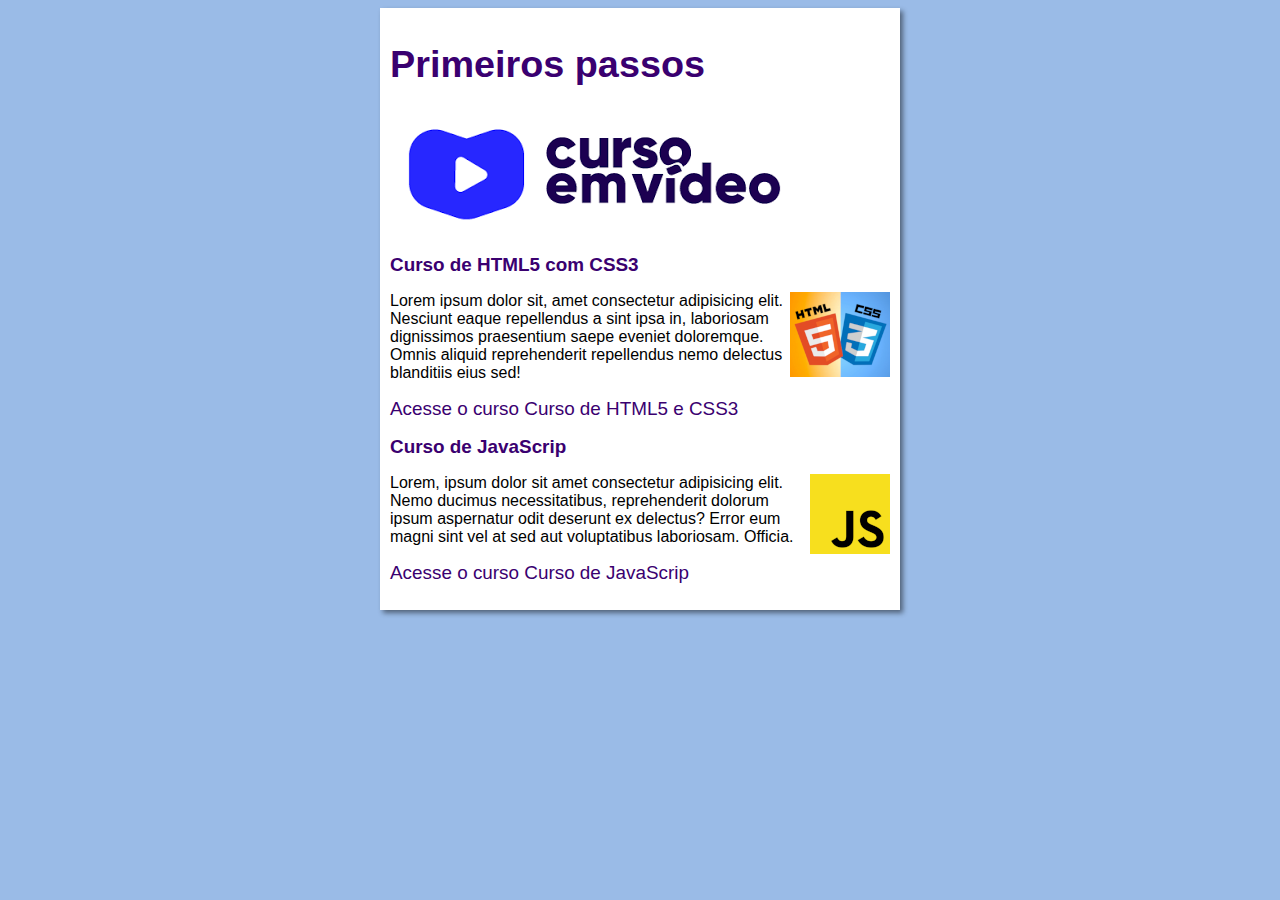
<file: desafio010/index.html>
<!DOCTYPE html>
<html lang="pt-br">
<head>
    <meta charset="UTF-8">
    <meta http-equiv="X-UA-Compatible" content="IE=edge">
    <meta name="viewport" content="width=device-width, initial-scale=1.0">
    <title>Curso em Vídeo</title>
    <link rel="stylesheet" href="estilos/style.css">
</head>
<body>
    <main>
        <header>
            <h1>Primeiros passos</h1>             
            <img src="imagens/curso em video color.png" alt="Curso em Vídeo">
            </header>
            <article>
                <h2>Curso de HTML5 com CSS3</h2>
                <img class="lado" src="imagens/HTML5-e-CSS3.png" alt="HTML5-e-CSS3">
                <p>Lorem ipsum dolor sit, amet consectetur adipisicing elit. Nesciunt eaque repellendus a sint ipsa in, laboriosam dignissimos praesentium saepe eveniet doloremque. Omnis aliquid reprehenderit repellendus nemo delectus blanditiis eius sed!</p>
                <p><a href="cursoHtml.html">Acesse o curso Curso de HTML5 e CSS3</a></p>
            </article>

            <article>
                <h2>Curso de JavaScrip</h2>
                <img class="lado" src="imagens/JavaScript.png" alt="JavaScrip">
                <p>Lorem, ipsum dolor sit amet consectetur adipisicing elit. Nemo ducimus necessitatibus, reprehenderit dolorum ipsum aspernatur odit deserunt ex delectus? Error eum magni sint vel at sed aut voluptatibus laboriosam. Officia.</p>
                
                <p><a href="cusoJavaScript.html">Acesse o curso Curso de JavaScrip</a></p>
            </article>        
    </main>
    
</body>
</html>
</file>
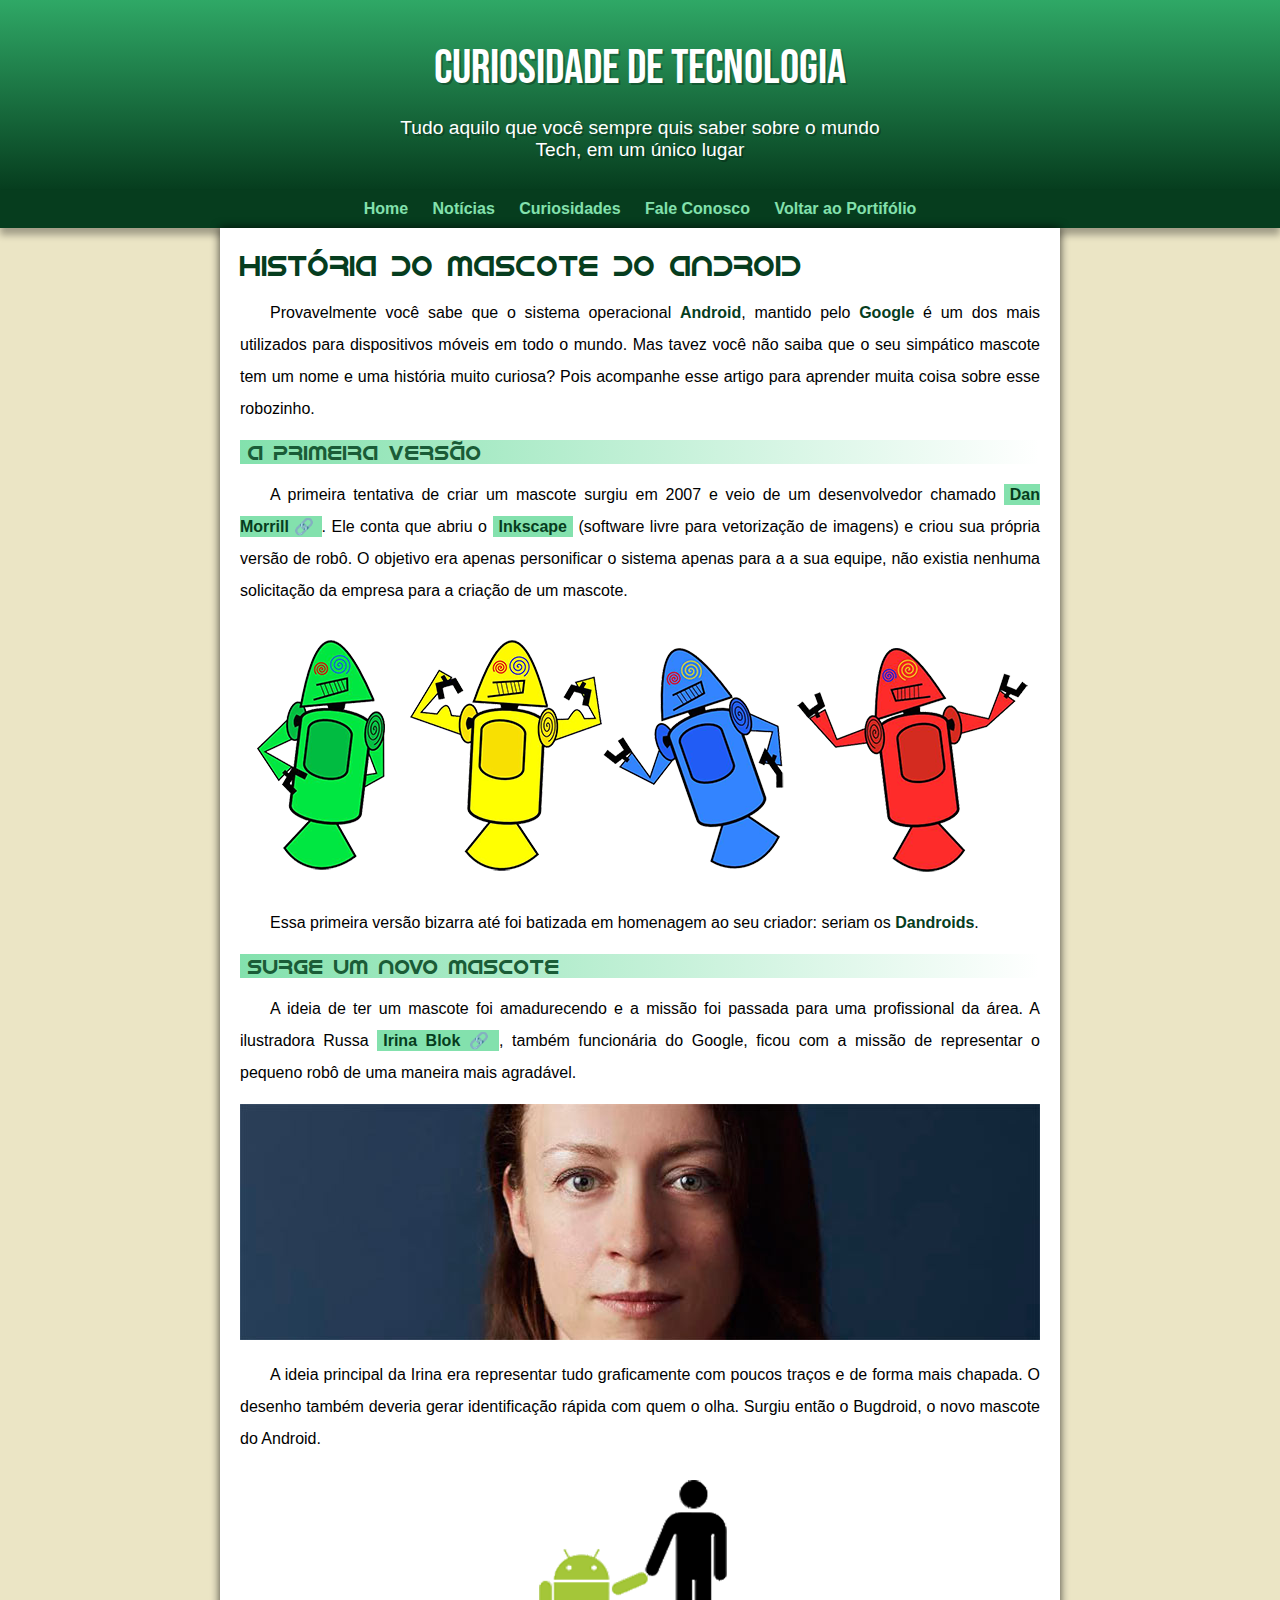
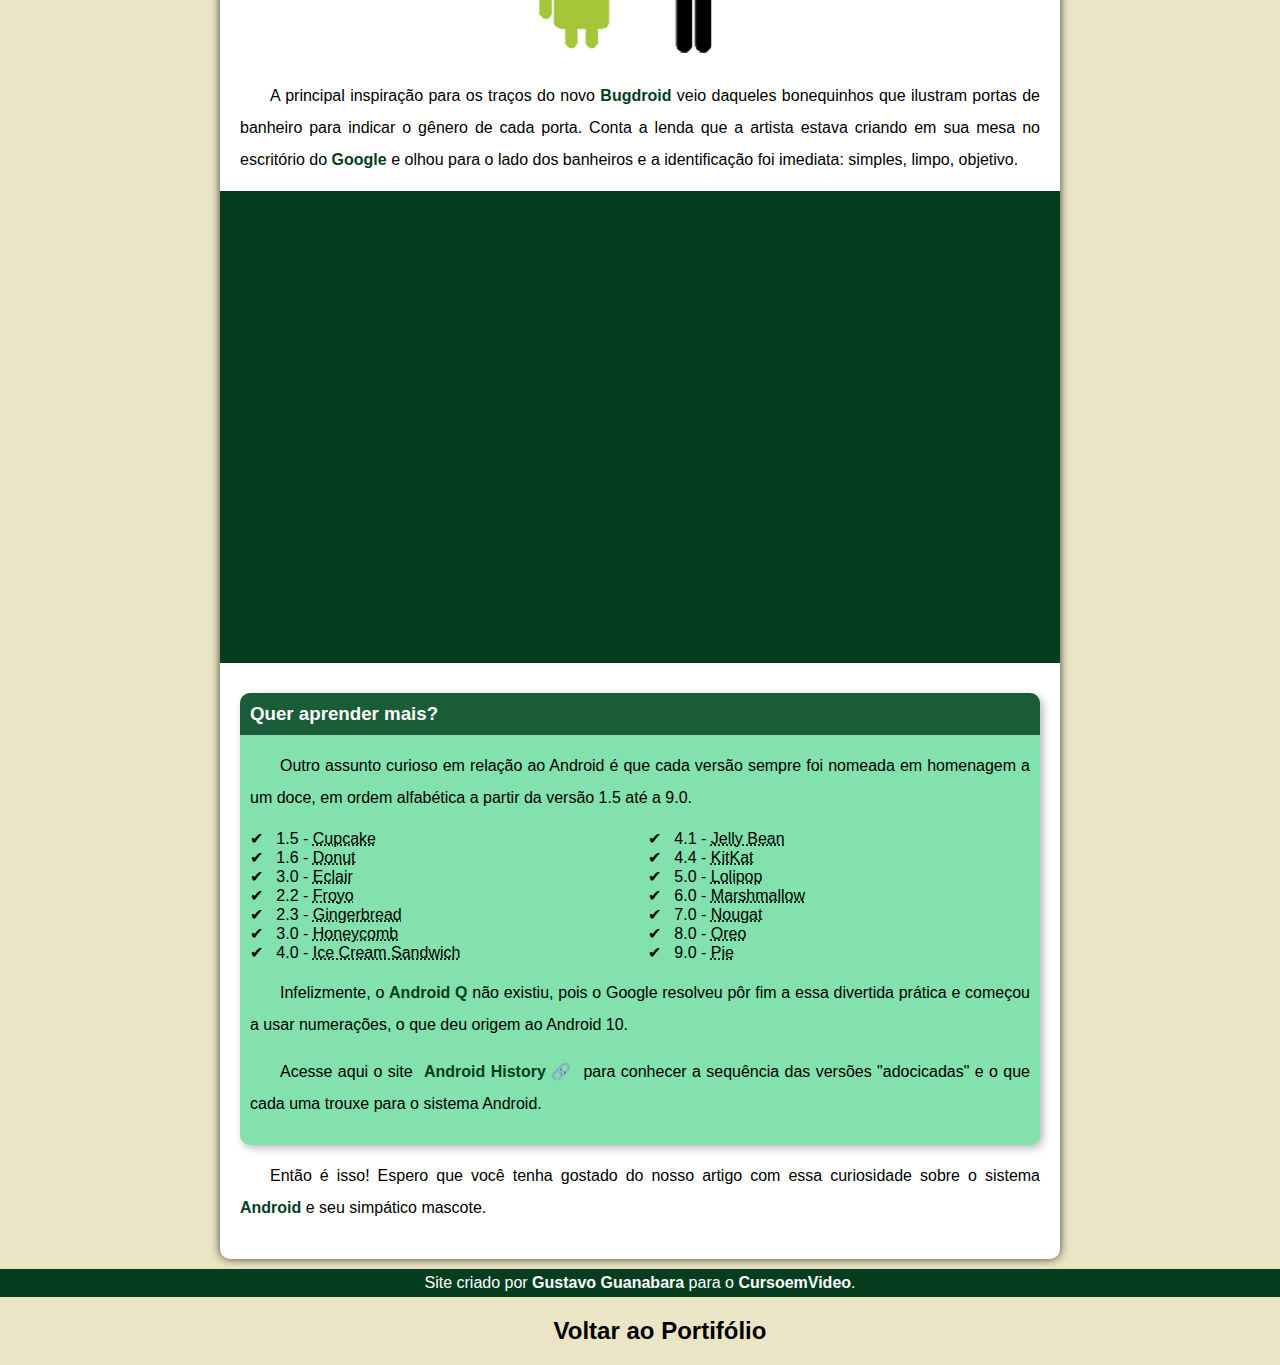
<file: desafio011/index.html>
<!DOCTYPE html>
<html lang="pt-br">
<head>
    <meta charset="UTF-8">
    <meta name="viewport" content="width=device-width, initial-scale=1.0">
    <title>Como surgiu o mascote so Android?</title>
    <link rel="shortcut icon" href="imagens/favicon.ico" type="image/x-icon">
    <link rel="stylesheet" href="estilo/style.css">
    
</head>
<body>
    <header>
        <h1>Curiosidade de Tecnologia</h1>
        <p>Tudo aquilo que você sempre quis saber sobre o mundo Tech, em um único lugar</p>
    </header>
    <nav>
        <a href="#">Home</a>
        <a href="#">Notícias</a>
        <a href="#">Curiosidades</a>
        <a href="#">Fale Conosco</a>
        <a href="#">Voltar ao Portifólio</a>
    </nav>
    <main>
        <article>
            <h1>História do Mascote do Android</h1>

            <p>Provavelmente você sabe que o sistema operacional <strong>Android</strong>, mantido pelo <strong>Google</strong> é um dos mais utilizados para dispositivos móveis em todo o mundo. Mas tavez você não saiba que o seu simpático mascote tem um nome e uma história muito curiosa? Pois acompanhe esse artigo para aprender muita coisa sobre esse robozinho.</p>
            
            <h2>A primeira versão</h2>
            
            <p>A primeira tentativa de criar um mascote surgiu em 2007 e veio de um desenvolvedor chamado <a href="https://androidcommunity.com/dan-morrill-shows-us-the-android-mascot-that-almost-was-20130103/" target="_blank" class="externo">Dan Morrill</a>. Ele conta que abriu o <a href="https://inkscape.org/pt/" target="_blank">Inkscape</a> (software livre para vetorização de imagens) e criou sua própria versão de robô. O objetivo era apenas personificar o sistema apenas para a a sua equipe, não existia nenhuma solicitação da empresa para a criação de um mascote.</p>
            
            <picture>
                <source media="(max-width: 600px)" srcset="imagens/dan-droids-pq.png">
                <img src="imagens/dan-droids.png" alt="Primeiro mascote do Android">
                
            </picture>
            
            <p>Essa primeira versão bizarra até foi batizada em homenagem ao seu criador: seriam os <strong>Dandroids</strong>.</p>
            
            <h2>Surge um novo mascote</h2>
            
            <p>A ideia de ter um mascote foi amadurecendo e a missão foi passada para uma profissional da área. A ilustradora Russa <a href="https://www.irinablok.com/android" target="_blank" class="externo">Irina Blok</a>, também funcionária do Google, ficou com a missão de representar o pequeno robô de uma maneira mais agradável.</p>
            
            <picture>
                <source media="(max-width: 600px )" srcset="imagens/irina-blok-pq.jpg">
                <img src="imagens/irina-blok.jpg" alt="Irina Block, criadora do Bugdroid">
            </picture>
            
            <p>A ideia principal da Irina era representar tudo graficamente com poucos traços e de forma mais chapada. O desenho também deveria gerar identificação rápida com quem o olha. Surgiu então o Bugdroid, o novo mascote do Android.</p>
            
            <img src="imagens/bugdroid.png" class="pequena" alt="Bugdroid">
            
            <p>A principal inspiração para os traços do novo <strong>Bugdroid</strong> veio daqueles bonequinhos que ilustram portas de banheiro para indicar o gênero de cada porta. Conta a lenda que a artista estava criando em sua mesa no escritório do <strong>Google</strong> e olhou para o lado dos banheiros e a identificação foi imediata: simples, limpo, objetivo.</p>
            
            <div class="video">
                <iframe width="560" height="315" src="https://www.youtube.com/embed/l2UDgpLz20M?si=JmuwNRFKYDB0r5ih" title="YouTube video player" frameborder="0" allow="accelerometer; autoplay; clipboard-write; encrypted-media; gyroscope; picture-in-picture; web-share" referrerpolicy="strict-origin-when-cross-origin" allowfullscreen></iframe>
            </div>
             
            <aside>
                <h3>Quer aprender mais?</h3>
                
                <p>Outro assunto curioso em relação ao Android é que cada versão sempre foi nomeada em homenagem a um doce, em ordem alfabética a partir da versão 1.5 até a 9.0.</p>
                
                <ul>
                    <li>
                        1.5 - <abbr title="Bolo de Copo">Cupcake</abbr>
                    </li>
                    <li>
                        1.6 - <abbr title="Rosquinha">Donut</abbr>
                    </li>
                    <li>
                        3.0 - <abbr title="Bomba">Eclair</abbr>
                    </li>
                    <li>
                        2.2 - <abbr title="Iorgute Congelado">Froyo</abbr>
                    </li>
                    <li>
                        2.3 - <abbr title="Biscoito de Gengibre">Gingerbread</abbr>
                    </li>
                    <li>
                        3.0 - <abbr title="Favo de Mel">Honeycomb</abbr>
                    </li>
                    <li>
                        4.0 - <abbr title="Sanduíche de Sorvete">Ice Cream Sandwich</abbr>
                    </li>
                    <li>
                        4.1 - <abbr title="Jujuba">Jelly Bean</abbr>
                    </li>
                    <li>
                        4.4 - <abbr title="KitKat">KitKat</abbr>
                    </li>
                    <li>
                        5.0 - <abbr title="Pirulito">Lolipop</abbr>
                    </li>
                    <li>
                        6.0 - <abbr title="Marshmallow">Marshmallow</abbr>
                    </li>
                    <li>
                        7.0 - <abbr title="Torrone">Nougat</abbr>
                    </li>
                    <li>
                        8.0 - <abbr title="Oreo">Oreo</abbr>
                    </li>
                    <li>
                        9.0 - <abbr title="Torta">Pie</abbr>
                    </li>                
                </ul>
                
                <p>Infelizmente, o <strong>Android Q</strong> não existiu, pois o Google resolveu pôr fim a essa divertida prática e começou a usar numerações, o que deu origem ao Android 10.</p>
                
                <p>Acesse aqui o site <a href="https://www.android.com/why-android/" target="_blank" class="externo">Android History</a> para conhecer a sequência das versões "adocicadas" e o que cada uma trouxe para o sistema Android.</p>
            </aside>
                        
            <p>Então é isso! Espero que você tenha gostado do nosso artigo com essa curiosidade sobre o sistema <strong>Android</strong> e seu simpático mascote.</p>
        </article>
    </main>

    <footer>
        <p>Site criado por <a href="https://gustavoguanabara.github.io/" target="_blank">Gustavo Guanabara</a> para o <a href="https://www.cursoemvideo.com/" target="_blank">CursoemVideo</a>.</p>
    </footer>

<div id="voltar" class="voltar">        
        <a href="#"> Voltar ao Portifólio </a>
</div>    
</body>
</html>
</file>
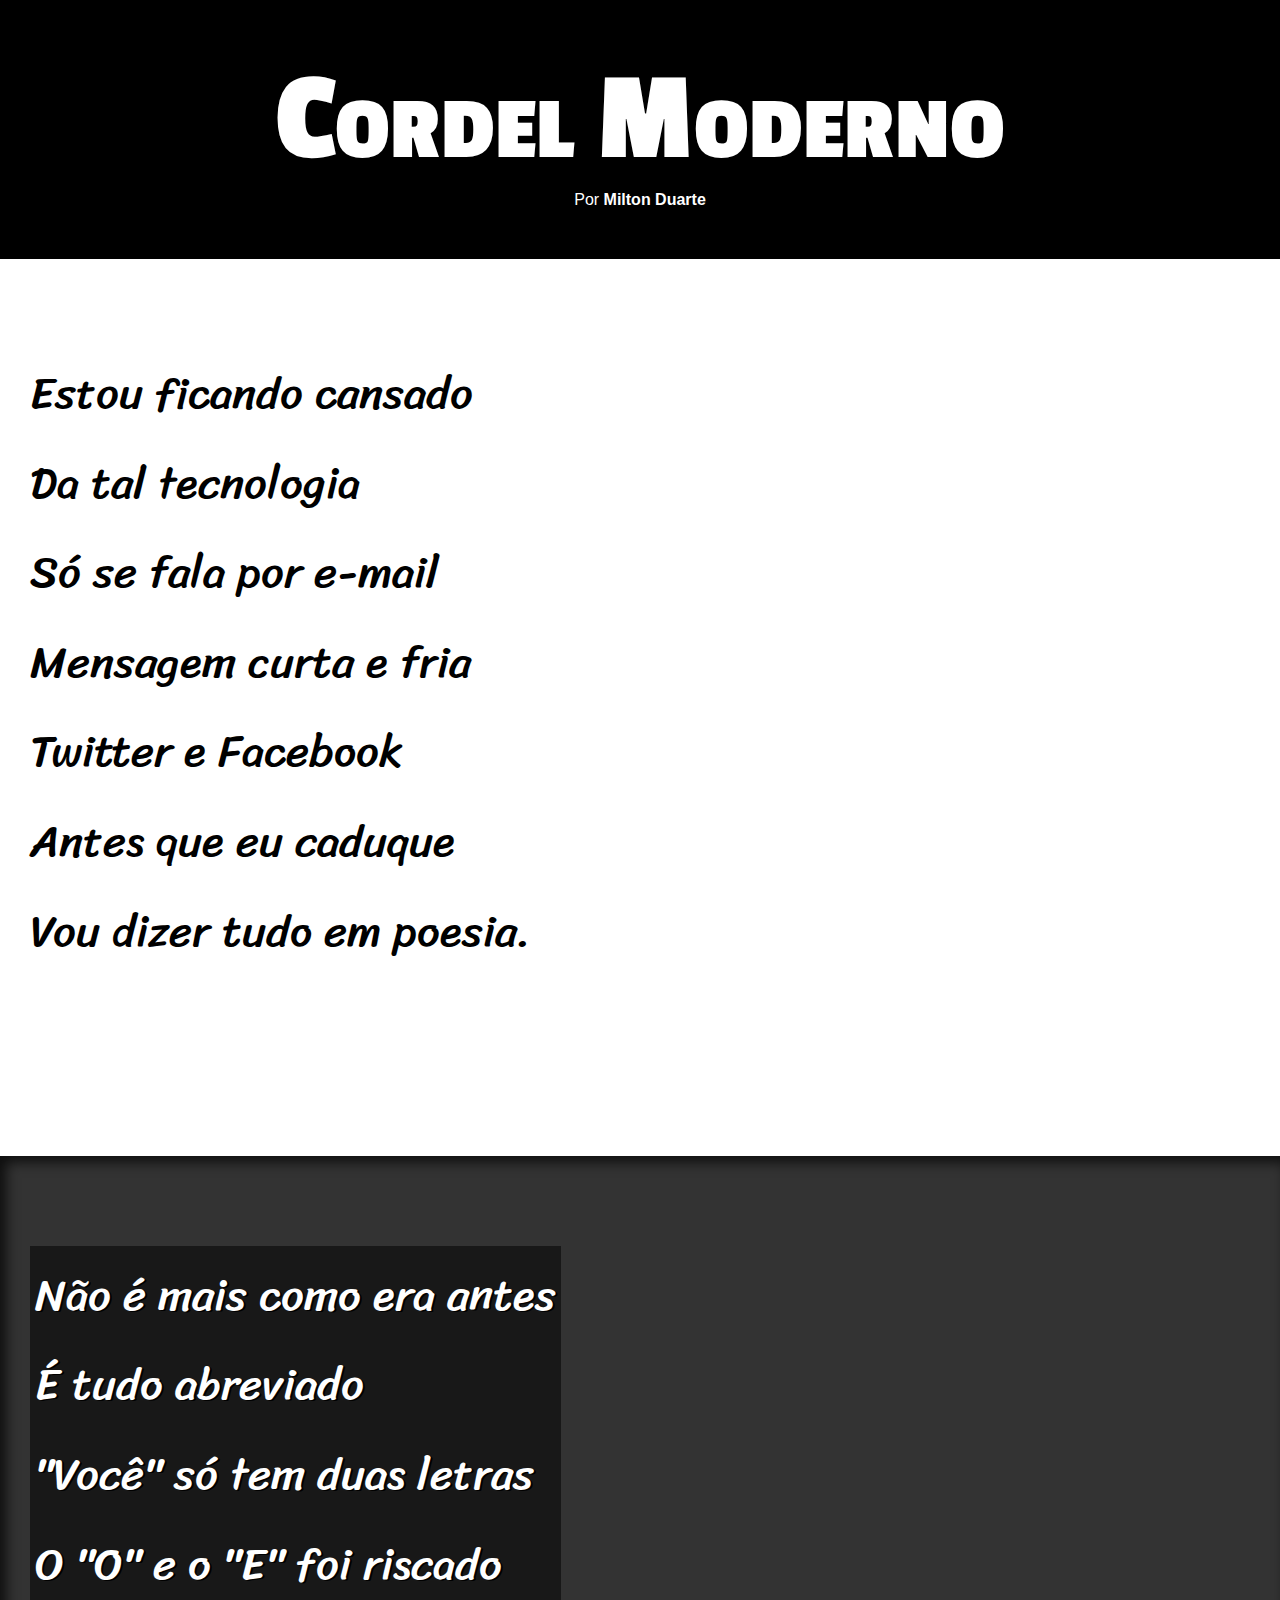
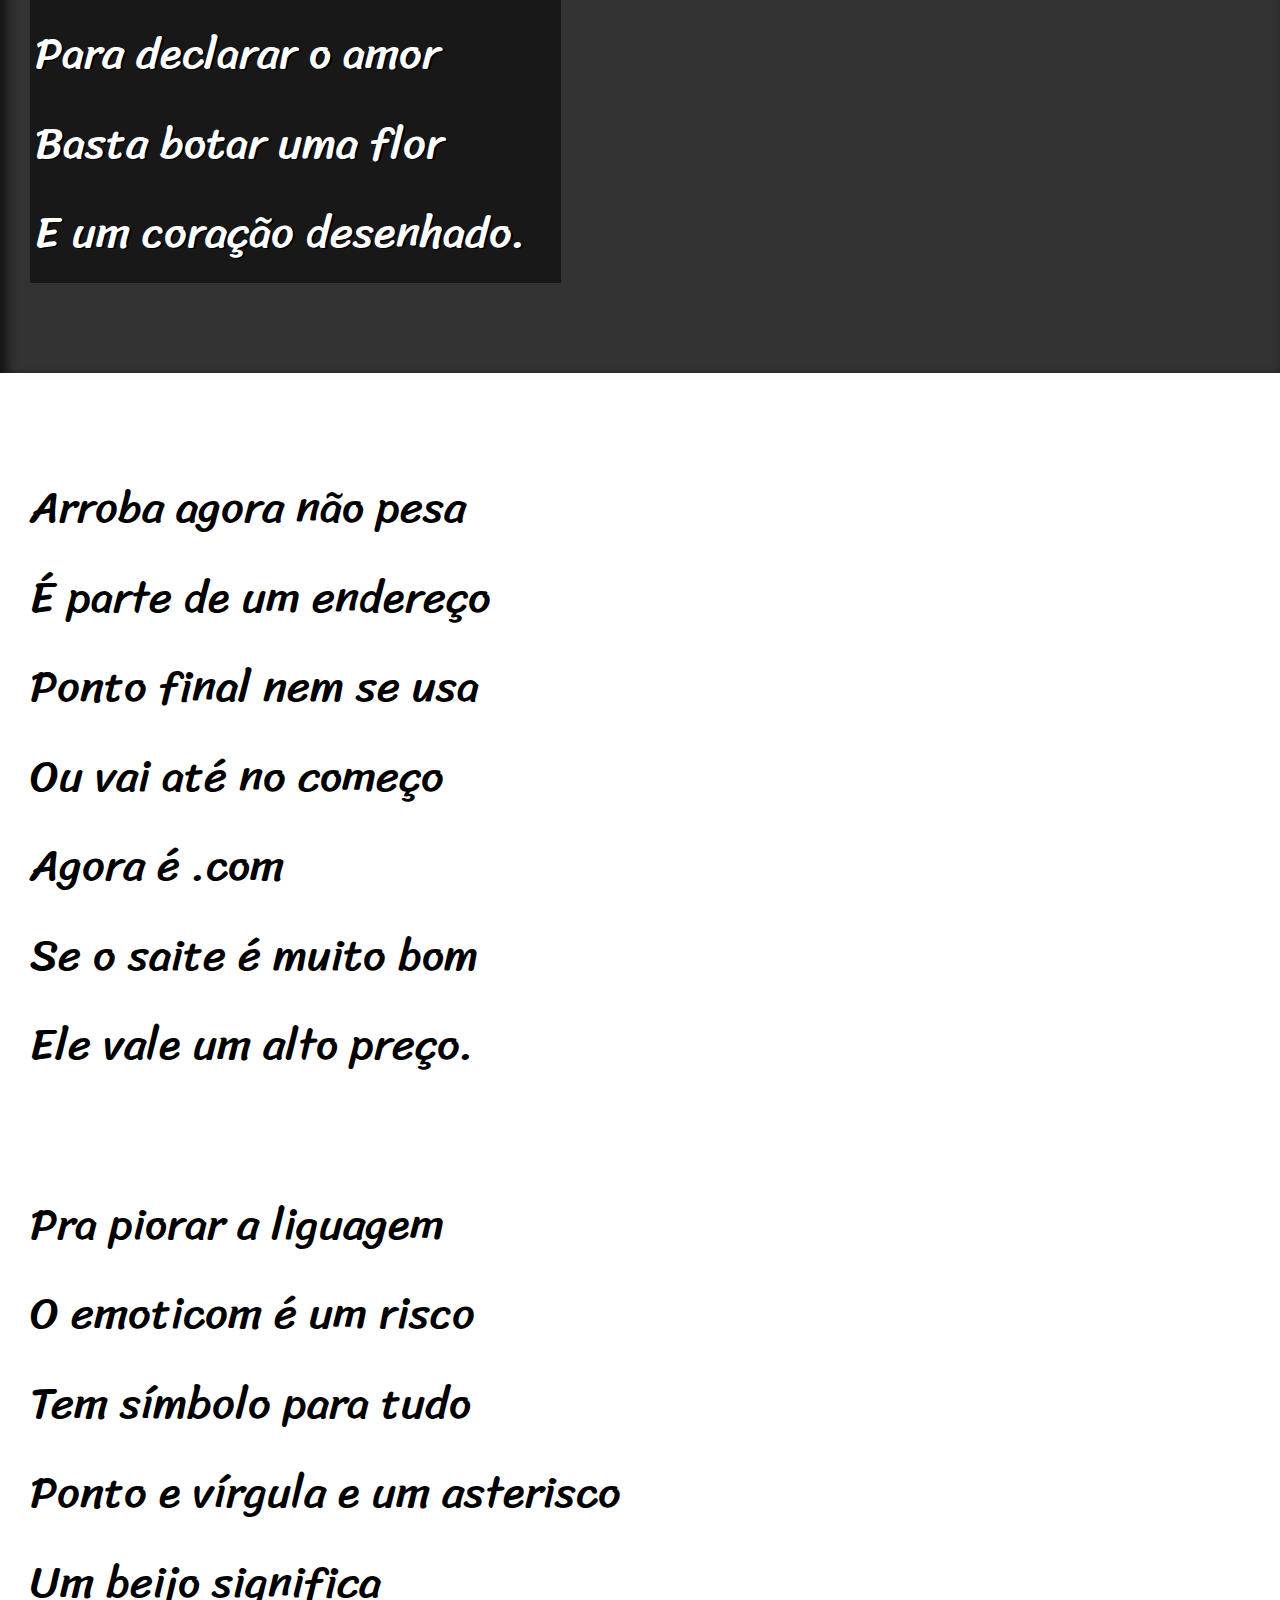
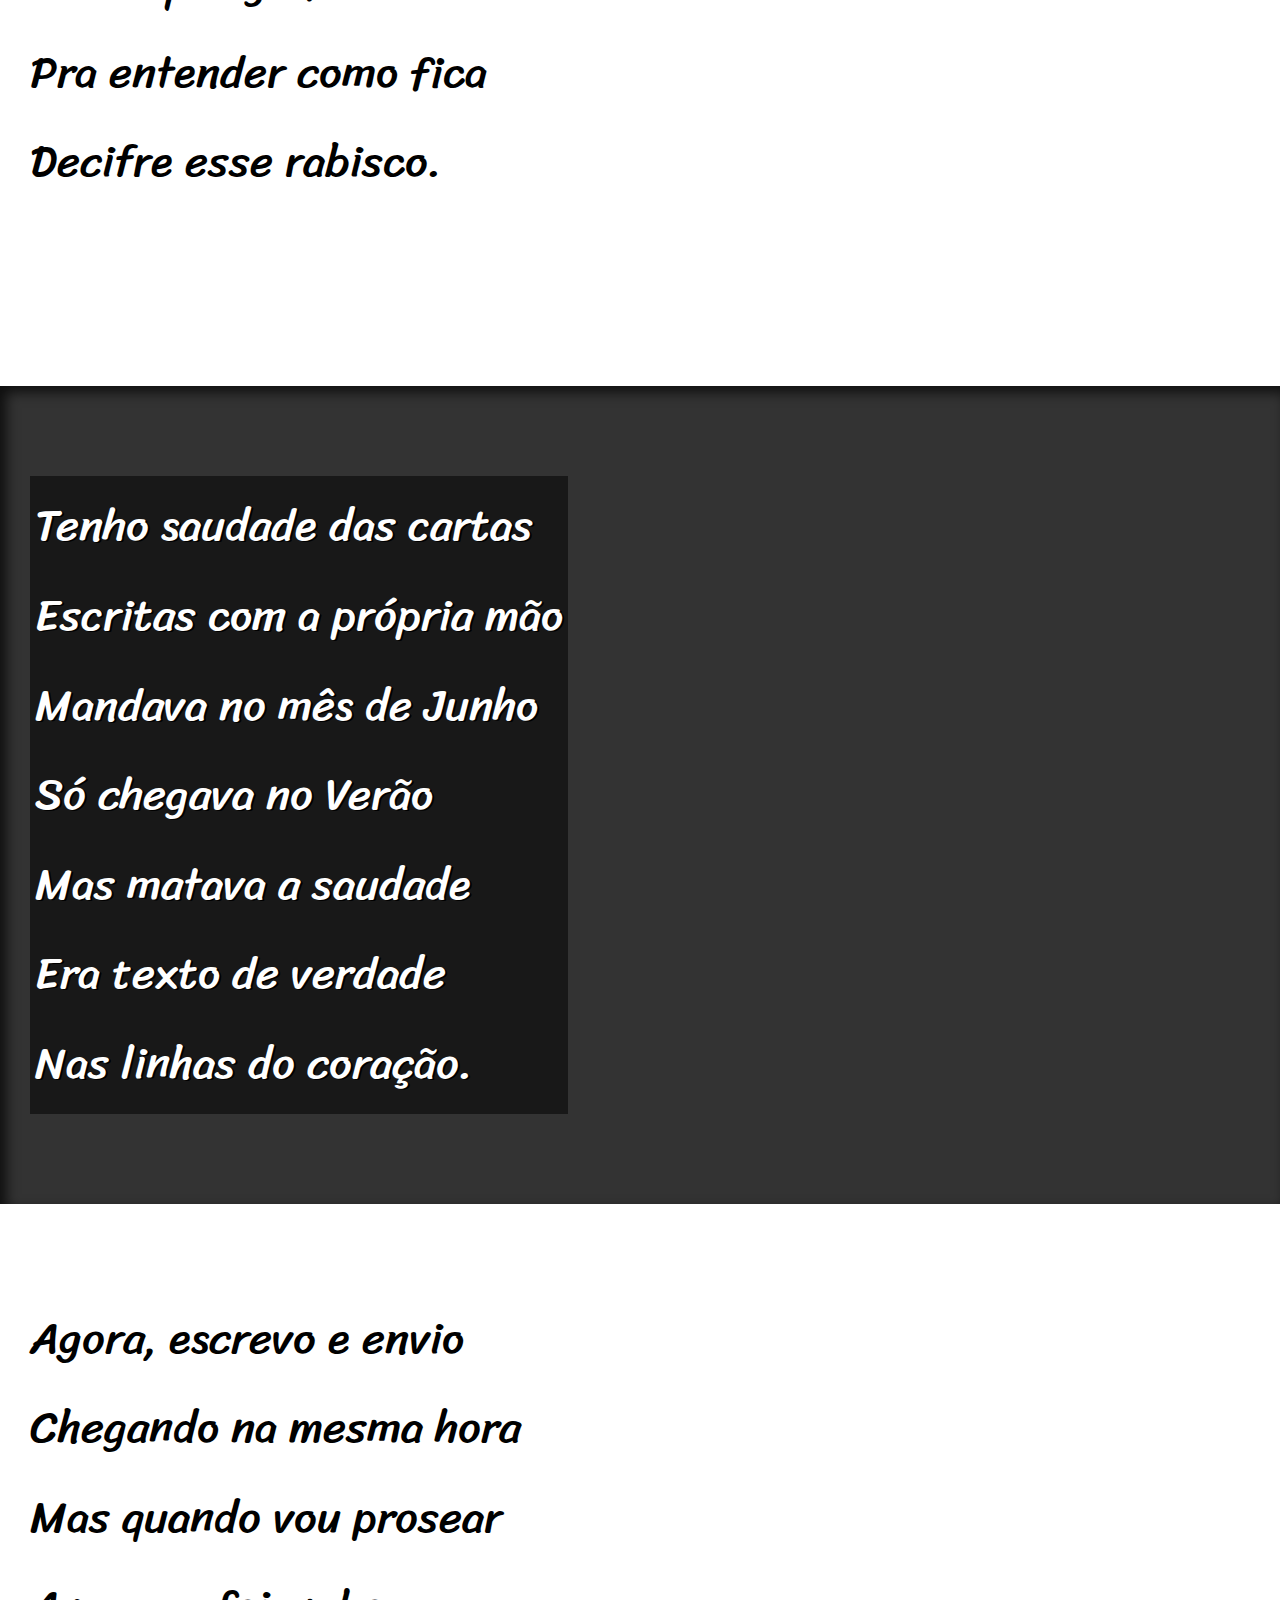
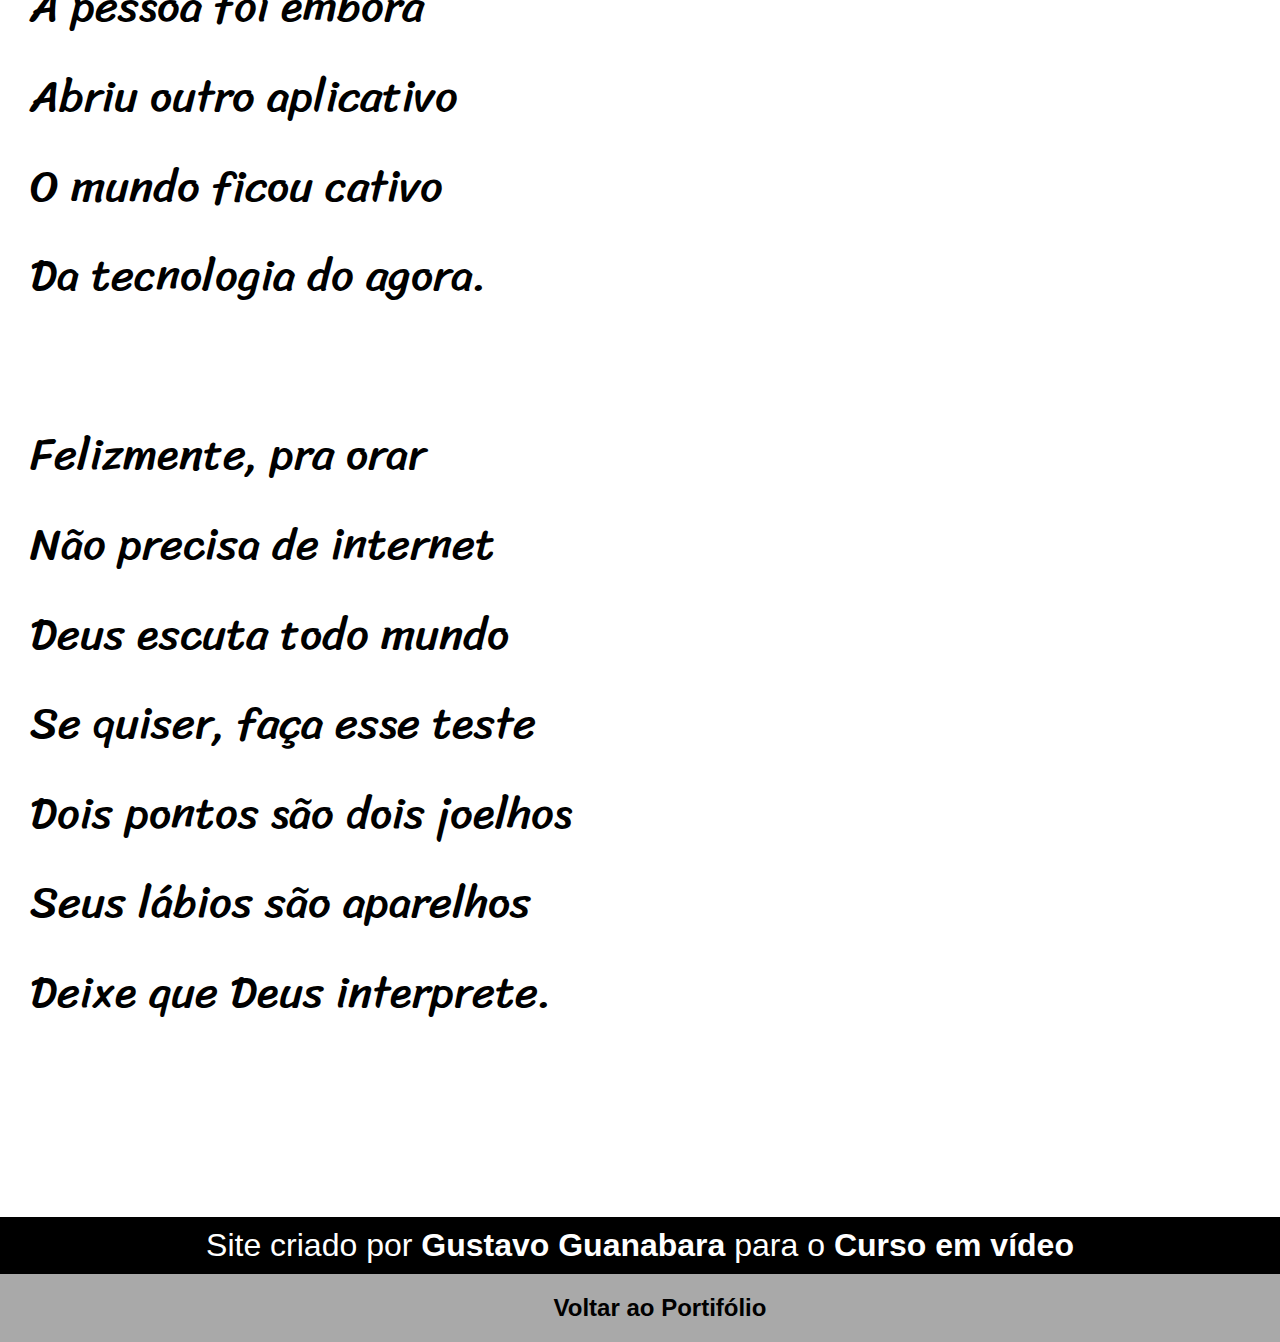
<file: desafio012/index.html>
<!DOCTYPE html>
<html lang="pt-br">
<head>
    <meta charset="UTF-8">
    <meta name="viewport" content="width=device-width, initial-scale=1.0">
    <title>Cordel Moderno</title>
    <link rel="stylesheet" href="estilo/style.css">
</head>
<body>
    <header>

        <h1>Cordel Moderno</h1>
        <p>Por <a href="https://www.recantodasletras.com.br/poesias/3186743" target="_blank">Milton Duarte</a></p>
        
    </header>

    <section class="normal">
        <p>
            Estou ficando cansado <br>
            Da tal tecnologia <br>
            Só se fala por e-mail <br>
            Mensagem curta e fria <br>
            Twitter e Facebook <br>
            Antes que eu caduque <br>
            Vou dizer tudo em poesia.
        </p>
    </section>

    <section class="imagem" id="img01">
        <p>
            Não é mais como era antes <br>
            É tudo abreviado <br>
            "Você" só tem duas letras <br>
            O "O" e o "E" foi riscado <br>
            Para declarar o amor <br>
            Basta botar uma flor <br>
            E um coração desenhado.
        </p>
    </section>

    <section class="normal">
        <p>
            Arroba agora não pesa <br>
            É parte de um endereço <br>
            Ponto final nem se usa <br>
            Ou vai até no começo <br>
            Agora é .com <br>
            Se o saite é muito bom <br>
            Ele vale um alto preço. <br>
        </p>

        <p>
            Pra piorar a liguagem <br>
            O emoticom é um risco <br>
            Tem símbolo para tudo <br>
            Ponto e vírgula e um asterisco <br>
            Um beijo significa <br>
            Pra entender como fica <br>
            Decifre esse rabisco.
        </p>
    </section>

    <section class="imagem" id="img02">
        <p>
            Tenho saudade das cartas <br>
            Escritas com a própria mão <br>
            Mandava no mês de Junho <br>
            Só chegava no Verão <br>
            Mas matava a saudade <br>
            Era texto de verdade <br>
            Nas linhas do coração.
        </p>
    </section>

    <section class="normal">
        <p>
            Agora, escrevo e envio <br>
            Chegando na mesma hora <br>
            Mas quando vou prosear <br>
            A pessoa foi embora <br>
            Abriu outro aplicativo <br>
            O mundo ficou cativo <br>
            Da tecnologia do agora. <br>
        </p>
        <p>
            Felizmente, pra orar <br>
            Não precisa de internet <br>
            Deus escuta todo mundo <br>
            Se quiser, faça esse teste <br>
            Dois pontos são dois joelhos <br>
            Seus lábios são aparelhos <br>
            Deixe que Deus interprete.
        </p>
    </section>

    <footer>
        <p>Site criado por <a href="https://github.com/gustavoguanabara" target="_blank ">Gustavo Guanabara</a> para o <a href="https://www.cursoemvideo.com/cursos/" target="_blank">Curso em vídeo</a></p>
    </footer>

    <div id="voltar" class="voltar">        
        <a href="#"> Voltar ao Portifólio </a>
    </div>    
</body>
</html>
</file>
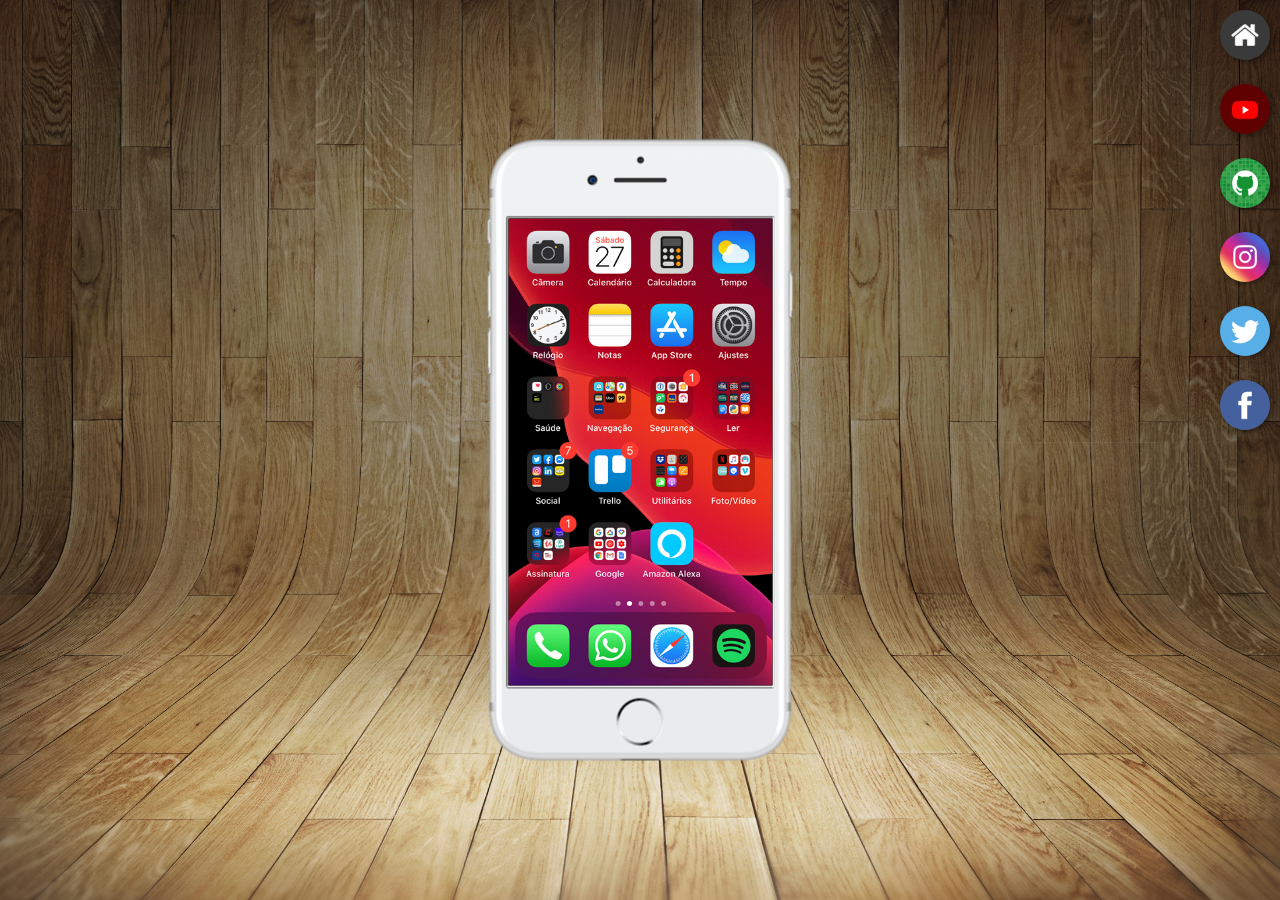
<file: desafio013/index.html>
<!DOCTYPE html>
<html lang="pt-br">
<head>
    <meta charset="UTF-8">
    <meta name="viewport" content="width=device-width, initial-scale=1.0">
    <title>Projetos redes sociais</title>
    <link rel="stylesheet" href="estilos/style.css">
    <link rel="shortcut icon" href="pacote-d013/favicon.ico" type="image/x-icon">
    
</head>
<body>
    <main>
        <section id="telefone">
            <iframe src="home.html" name="tela" id="tela">
                Seu navegador não é compatível com isso.
            </iframe>            

        </section>
        <section id="redes-sociais">
            <a href="home.html" target="tela"><img src="imagens/logo-home.jpg" alt="Home"></a><br>
            <a href="youtube.html" target="tela"><img src="imagens/logo-youtube.jpg" alt="YouTube"></a><br>
            <a href="github.htm" target="tela"><img src="imagens/logo-github.jpg" alt="GitHub"></a><br>
            <a href="instagran.html" target="tela"><img src="imagens/logo-instagram.jpg" alt="Instagram"></a><br>
            <a href="#" target="tela"><img src="imagens/logo-twitter.jpg" alt="Twitter"></a><br>
            <a href="#" target="tela"><img src="imagens/logo-facebook.jpg" alt="Facebook"></a>

        </section>
    </main>

        
</body>
</html>
</file>
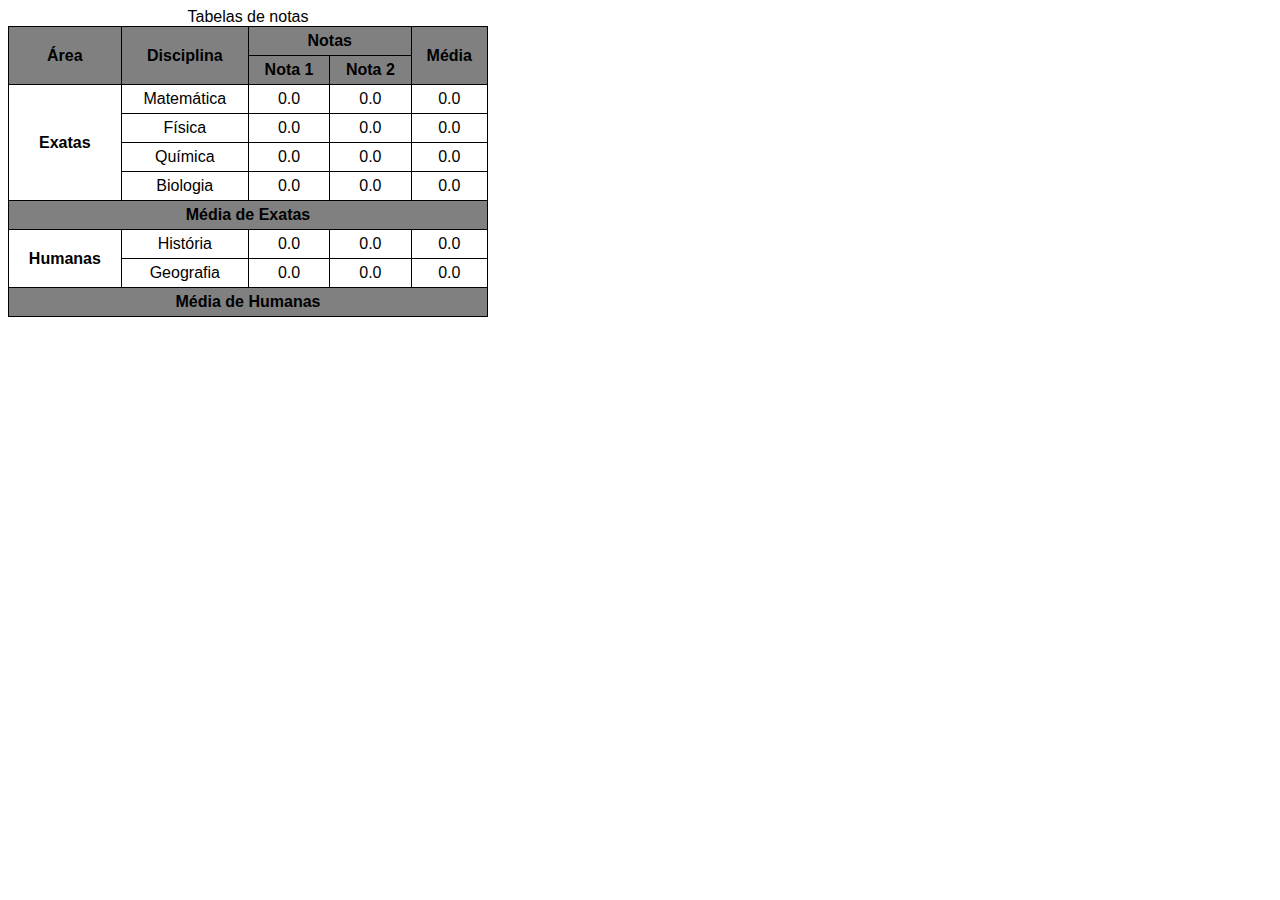
<file: desafio014/index.html>
<!DOCTYPE html>
<html lang="pt-br">
<head>
    <meta charset="UTF-8">
    <meta name="viewport" content="width=device-width, initial-scale=1.0">
    <title>Tabela</title>
    <style>
        body{
            font-family: Arial, Helvetica, sans-serif;
        }
        table{            
            border-collapse: collapse;
            width: 480px;
            
        }
        th{
            border: 1px solid black;
            background-color: gray;
            padding: 5px;
        }
        td{
            border: 1px solid black;
            text-align: center;
            vertical-align: middle;
            padding: 5px;
        }
        .tit{
            background-color: white;
        }

    </style>
</head>
<body>
    <table>
        <caption>Tabelas de notas </caption>
        <thead>
           <tr>
                <th rowspan="2">Área</th>
                <th rowspan="2">Disciplina</th>
                <th colspan="2">Notas</th>                
                <th rowspan="2">Média</th>
            </tr>
            <tr>               
                <th>Nota 1</th>
                <th>Nota 2</th>               
            </tr>
        </thead>
        <tbody>            
            <tr>
                <th rowspan="4" class="tit">Exatas</th>
                <td>Matemática</td>
                <td>0.0</td>
                <td>0.0</td>
                <td>0.0</td>
            </tr>
            <tr>
                <td>Física</td>
                <td>0.0</td>
                <td>0.0</td>
                <td>0.0</td>
            </tr>
            <tr>
                <td>Química</td>
                <td>0.0</td>
                <td>0.0</td>
                <td>0.0</td>
            </tr>
            <tr>
                <td>Biologia</td>
                <td>0.0</td>
                <td>0.0</td>
                <td>0.0</td>
            </tr>
            <tr>
                <th colspan="5">Média de Exatas</th>
            </tr>
            <tr>
                <th rowspan="2" class="tit">Humanas</th>
                <td>História</td>
                <td>0.0</td>
                <td>0.0</td>
                <td>0.0</td>
            </tr>
            <tr>
                <td>Geografia</td>
                <td>0.0</td>
                <td>0.0</td>
                <td>0.0</td>
            </tr>
            <tr>
                <th colspan="5">Média de Humanas</th>
            </tr>                        
        </tbody>




    </table>
    
</body>
</html>
</file>
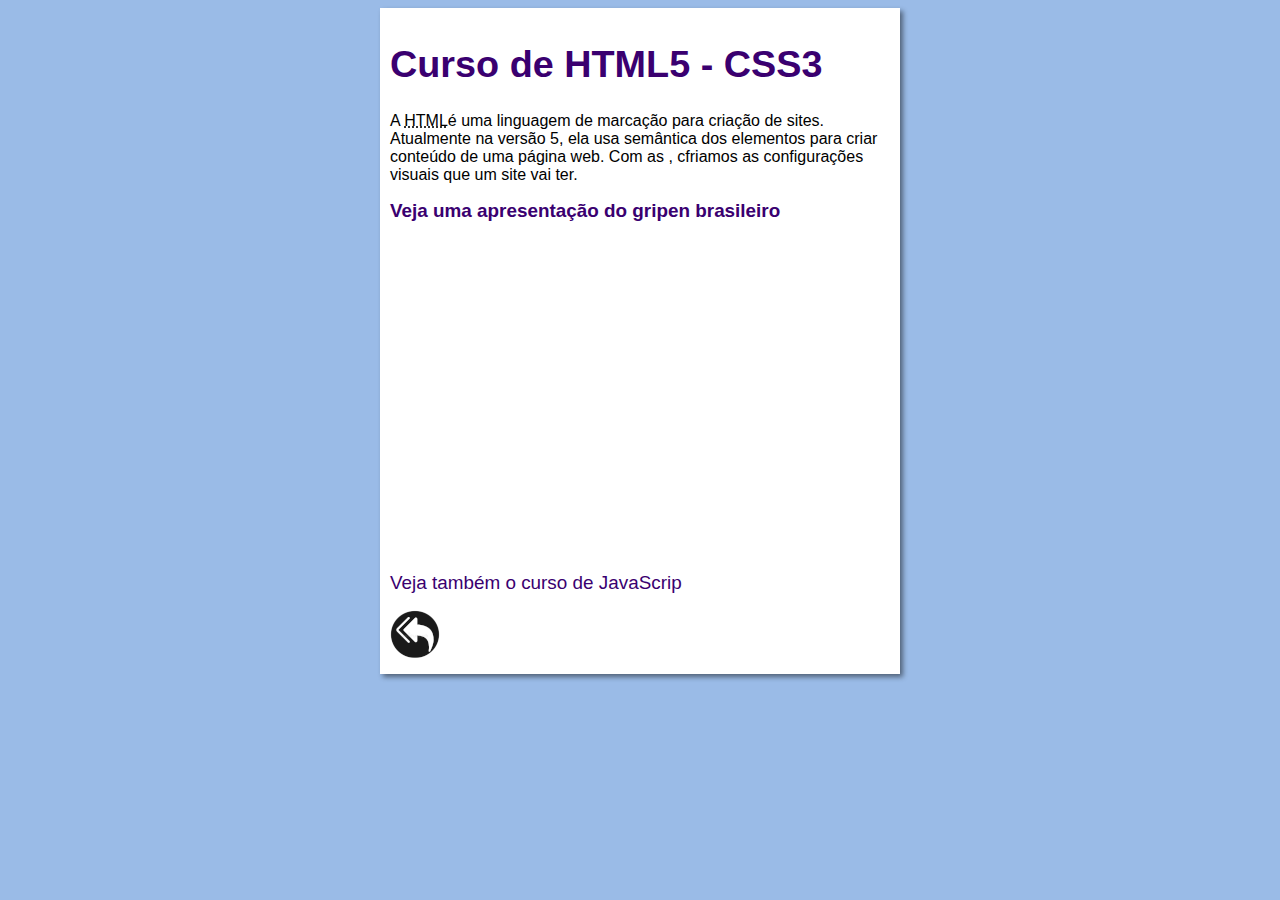
<file: desafio010/cursoHtml.html>
<!DOCTYPE html>
<html lang="pt-br">
<head>
    <meta charset="UTF-8">
    <meta http-equiv="X-UA-Compatible" content="IE=edge">
    <meta name="viewport" content="width=device-width, initial-scale=1.0">
    <title>Curos de HTML5 CSS3</title>
    <link rel="stylesheet" href="estilos/style.css">
</head>
<body>

<main>
    <header>
        <h1>Curso de HTML5 - CSS3</h1>
    </header>
    <article>
        <p>A <abbr title="HyperText Markup Language">HTML</abbr>é uma linguagem de marcação para criação de sites. Atualmente na versão 5, ela usa semântica dos elementos para criar conteúdo de uma página web. Com as <abbr title="Cascading Style Sheets"></abbr>, cfriamos as configurações visuais que um site vai ter.
        </p>
        <h2>Veja uma apresentação do gripen brasileiro</h2>
        <iframe width="490" height="315" src="https://www.youtube.com/embed/sfx1vGUzxXM" title="YouTube video player" frameborder="0" allow="accelerometer; autoplay; clipboard-write; encrypted-media; gyroscope; picture-in-picture" allowfullscreen></iframe>
        <p><a href="cusoJavaScript.html">Veja também o curso de JavaScrip</a></p>
        <a href="index.html"><img src="imagens/voltar.png" alt="Voltar"></a>
        
    </article>
    
</main>    
</body>
</html>
</file>
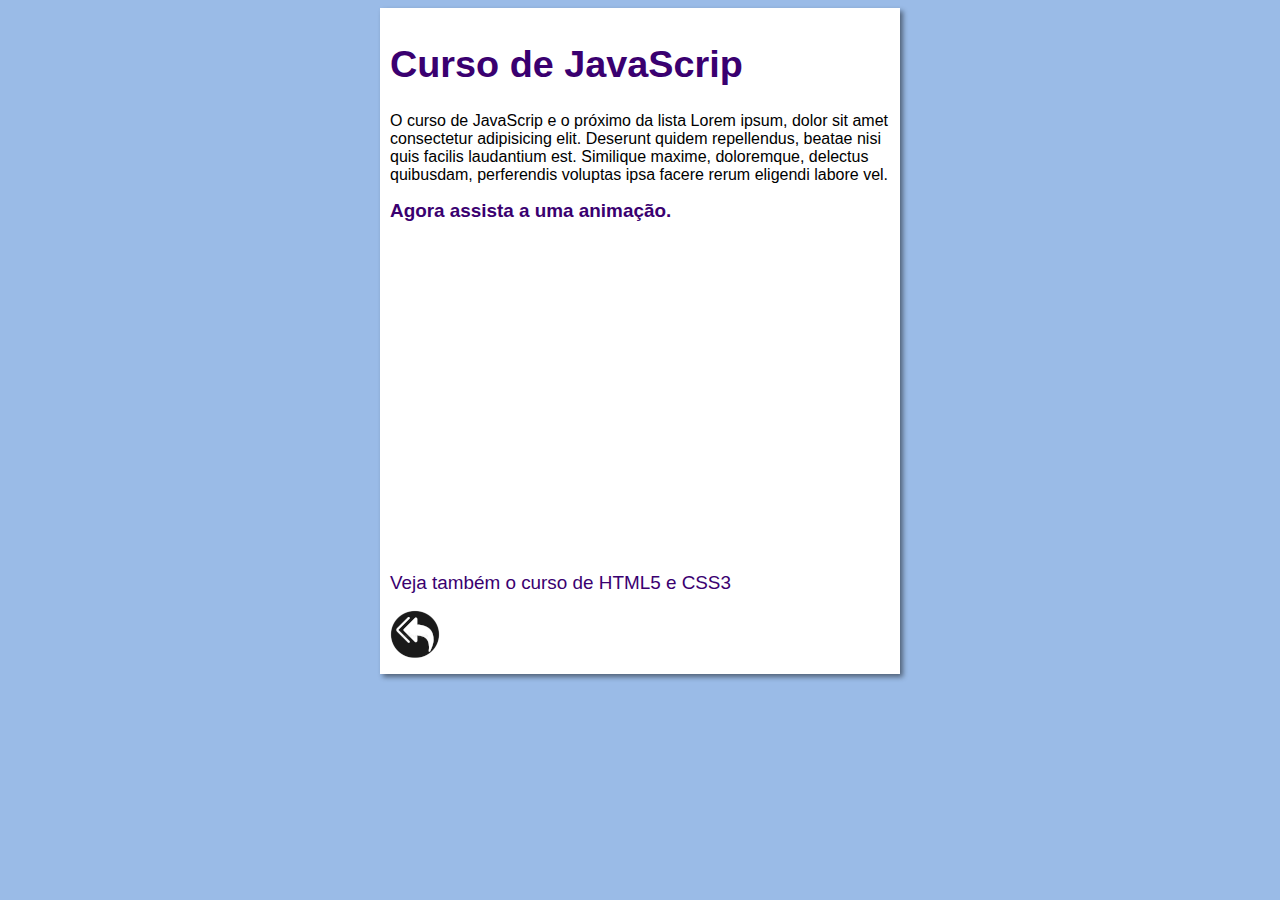
<file: desafio010/cusoJavaScript.html>
<!DOCTYPE html>
<html lang="pt-br">
<head>
    <meta charset="UTF-8">
    <meta http-equiv="X-UA-Compatible" content="IE=edge">
    <meta name="viewport" content="width=device-width, initial-scale=1.0">
    <title>Modelo 02 JavaScrip</title>
    <link rel="stylesheet" href="estilos/style.css">

</head>
<body>
    <main>
        <header>
            <h1>Curso de JavaScrip</h1>
        </header>

            <article>

                <p>O curso de JavaScrip e o próximo da lista Lorem ipsum, dolor sit amet consectetur adipisicing elit. Deserunt quidem repellendus, beatae nisi quis facilis laudantium est. Similique maxime, doloremque, delectus quibusdam, perferendis voluptas ipsa facere rerum eligendi labore vel. </p>
                <h2>Agora assista a uma animação.</h2>
                
                <iframe width="490" height="315" src="https://www.youtube.com/embed/1mxXvAQee9s" title="YouTube video player" frameborder="0" allow="accelerometer; autoplay; clipboard-write; encrypted-media; gyroscope; picture-in-picture" allowfullscreen></iframe>

                <p><a href="cursoHtml.html">Veja também o curso de HTML5 e CSS3</a></p>
                <a href="index.html"><img src="imagens/voltar.png" alt="Voltar"></a>

            </article>
            
        





    </main>
    
</body>
</html>
</file>
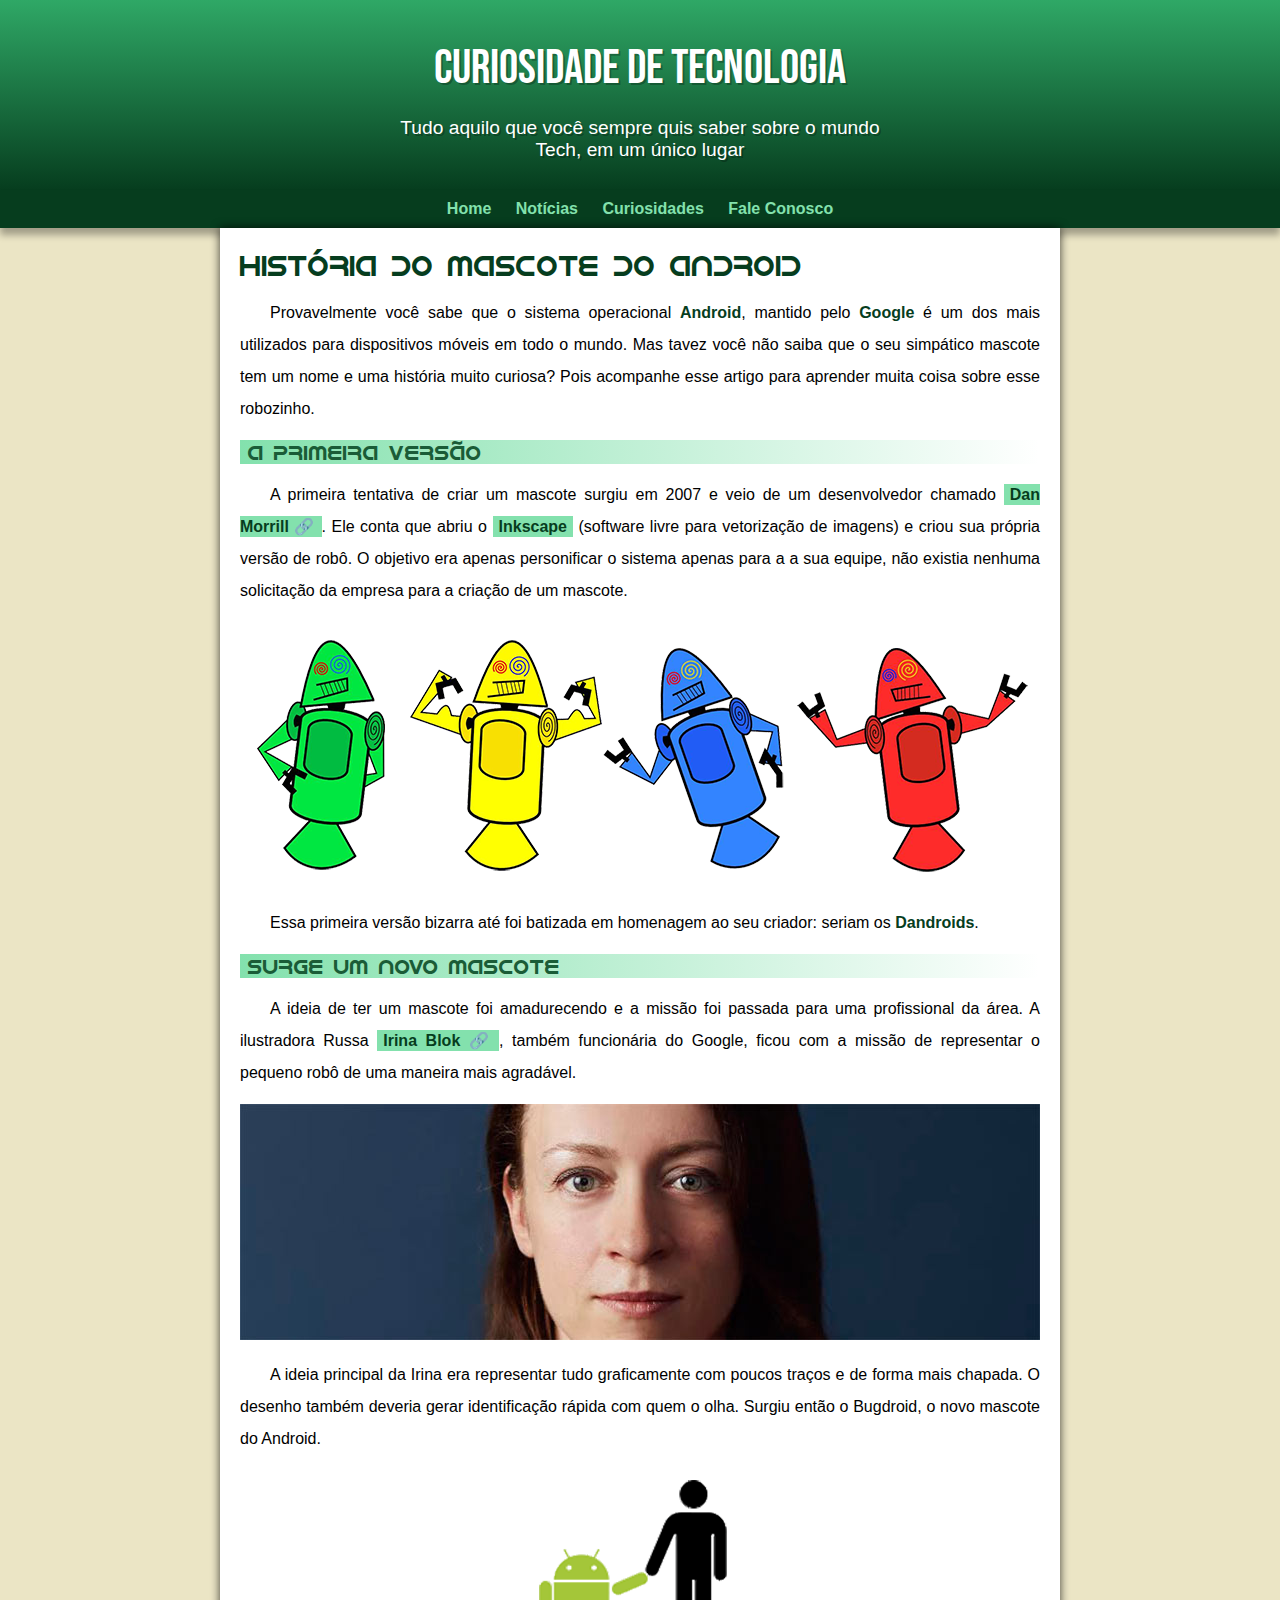
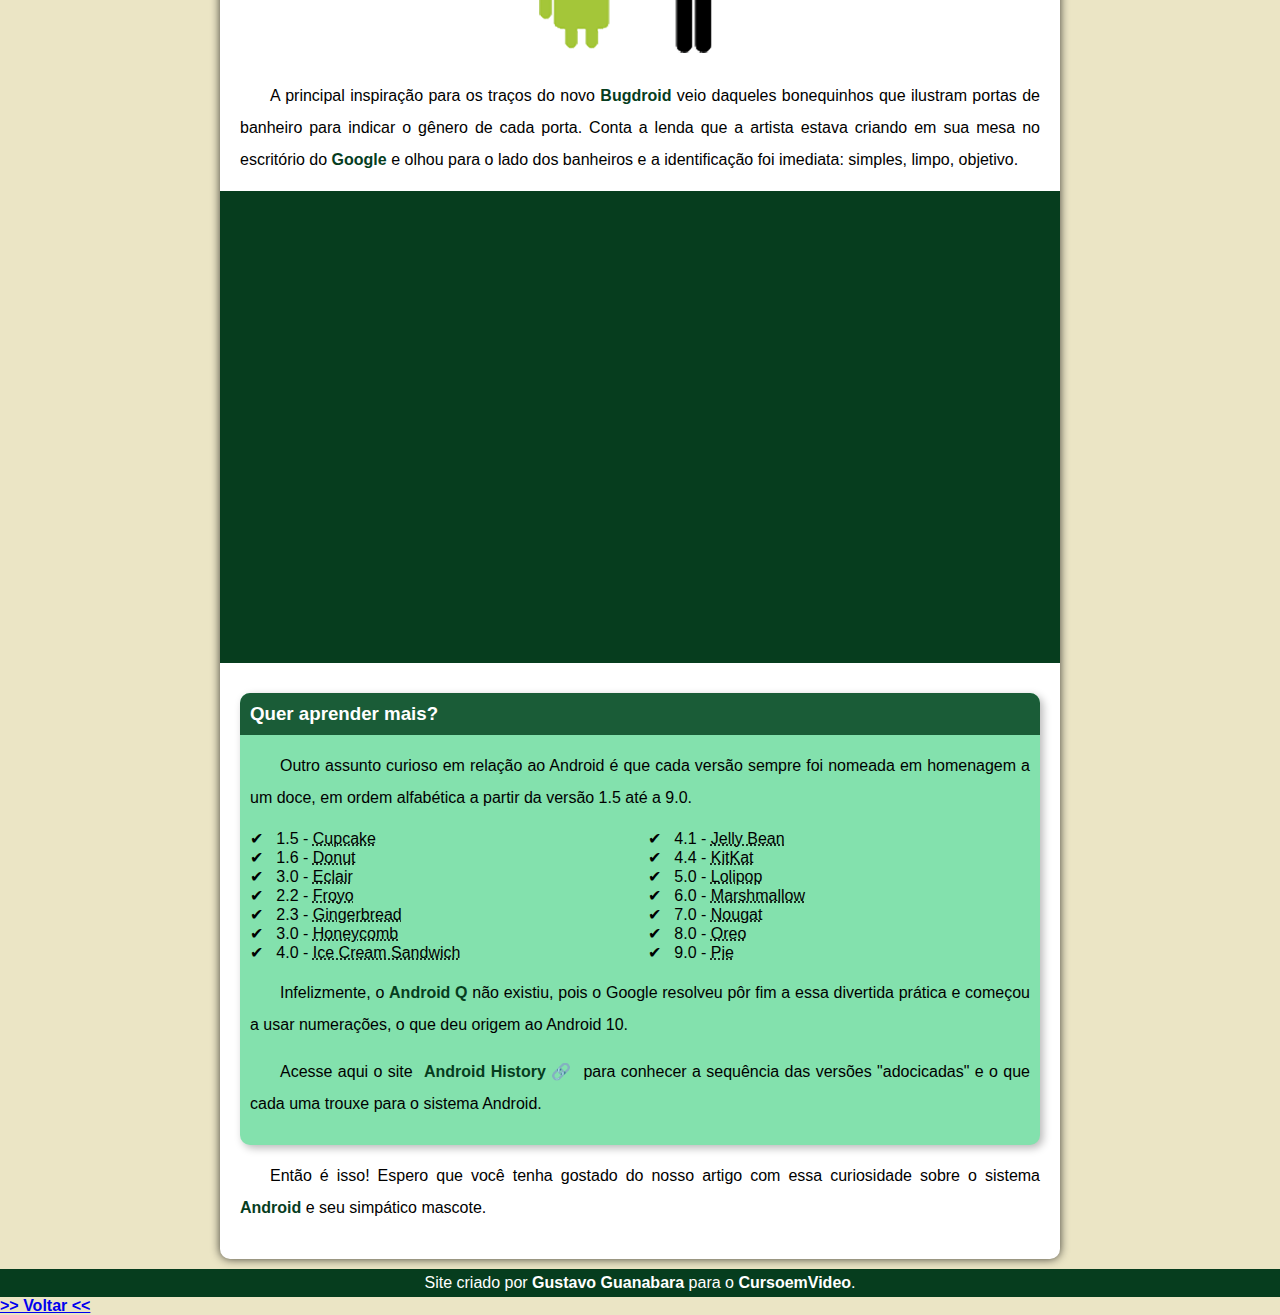
<file: desafio011/android.html>
<!DOCTYPE html>
<html lang="pt-br">
<head>
    <meta charset="UTF-8">
    <meta name="viewport" content="width=device-width, initial-scale=1.0">
    <title>Como surgiu o mascote so Android?</title>
    <link rel="shortcut icon" href="imagens/favicon.ico" type="image/x-icon">
    <link rel="stylesheet" href="estilo/style.css">
    
</head>
<body>
    <header>
        <h1>Curiosidade de Tecnologia</h1>
        <p>Tudo aquilo que você sempre quis saber sobre o mundo Tech, em um único lugar</p>
    </header>
    <nav>
        <a href="#">Home</a>
        <a href="#">Notícias</a>
        <a href="#">Curiosidades</a>
        <a href="#">Fale Conosco</a>
    </nav>
    <main>
        <article>
            <h1>História do Mascote do Android</h1>

            <p>Provavelmente você sabe que o sistema operacional <strong>Android</strong>, mantido pelo <strong>Google</strong> é um dos mais utilizados para dispositivos móveis em todo o mundo. Mas tavez você não saiba que o seu simpático mascote tem um nome e uma história muito curiosa? Pois acompanhe esse artigo para aprender muita coisa sobre esse robozinho.</p>
            
            <h2>A primeira versão</h2>
            
            <p>A primeira tentativa de criar um mascote surgiu em 2007 e veio de um desenvolvedor chamado <a href="https://androidcommunity.com/dan-morrill-shows-us-the-android-mascot-that-almost-was-20130103/" target="_blank" class="externo">Dan Morrill</a>. Ele conta que abriu o <a href="https://inkscape.org/pt/" target="_blank">Inkscape</a> (software livre para vetorização de imagens) e criou sua própria versão de robô. O objetivo era apenas personificar o sistema apenas para a a sua equipe, não existia nenhuma solicitação da empresa para a criação de um mascote.</p>
            
            <picture>
                <source media="(max-width: 600px)" srcset="imagens/dan-droids-pq.png">
                <img src="imagens/dan-droids.png" alt="Primeiro mascote do Android">
                
            </picture>
            
            <p>Essa primeira versão bizarra até foi batizada em homenagem ao seu criador: seriam os <strong>Dandroids</strong>.</p>
            
            <h2>Surge um novo mascote</h2>
            
            <p>A ideia de ter um mascote foi amadurecendo e a missão foi passada para uma profissional da área. A ilustradora Russa <a href="https://www.irinablok.com/android" target="_blank" class="externo">Irina Blok</a>, também funcionária do Google, ficou com a missão de representar o pequeno robô de uma maneira mais agradável.</p>
            
            <picture>
                <source media="(max-width: 600px )" srcset="imagens/irina-blok-pq.jpg">
                <img src="imagens/irina-blok.jpg" alt="Irina Block, criadora do Bugdroid">
            </picture>
            
            <p>A ideia principal da Irina era representar tudo graficamente com poucos traços e de forma mais chapada. O desenho também deveria gerar identificação rápida com quem o olha. Surgiu então o Bugdroid, o novo mascote do Android.</p>
            
            <img src="imagens/bugdroid.png" class="pequena" alt="Bugdroid">
            
            <p>A principal inspiração para os traços do novo <strong>Bugdroid</strong> veio daqueles bonequinhos que ilustram portas de banheiro para indicar o gênero de cada porta. Conta a lenda que a artista estava criando em sua mesa no escritório do <strong>Google</strong> e olhou para o lado dos banheiros e a identificação foi imediata: simples, limpo, objetivo.</p>
            
            <div class="video">
                <iframe width="560" height="315" src="https://www.youtube.com/embed/l2UDgpLz20M?si=JmuwNRFKYDB0r5ih" title="YouTube video player" frameborder="0" allow="accelerometer; autoplay; clipboard-write; encrypted-media; gyroscope; picture-in-picture; web-share" referrerpolicy="strict-origin-when-cross-origin" allowfullscreen></iframe>
            </div>
             
            <aside>
                <h3>Quer aprender mais?</h3>
                
                <p>Outro assunto curioso em relação ao Android é que cada versão sempre foi nomeada em homenagem a um doce, em ordem alfabética a partir da versão 1.5 até a 9.0.</p>
                
                <ul>
                    <li>
                        1.5 - <abbr title="Bolo de Copo">Cupcake</abbr>
                    </li>
                    <li>
                        1.6 - <abbr title="Rosquinha">Donut</abbr>
                    </li>
                    <li>
                        3.0 - <abbr title="Bomba">Eclair</abbr>
                    </li>
                    <li>
                        2.2 - <abbr title="Iorgute Congelado">Froyo</abbr>
                    </li>
                    <li>
                        2.3 - <abbr title="Biscoito de Gengibre">Gingerbread</abbr>
                    </li>
                    <li>
                        3.0 - <abbr title="Favo de Mel">Honeycomb</abbr>
                    </li>
                    <li>
                        4.0 - <abbr title="Sanduíche de Sorvete">Ice Cream Sandwich</abbr>
                    </li>
                    <li>
                        4.1 - <abbr title="Jujuba">Jelly Bean</abbr>
                    </li>
                    <li>
                        4.4 - <abbr title="KitKat">KitKat</abbr>
                    </li>
                    <li>
                        5.0 - <abbr title="Pirulito">Lolipop</abbr>
                    </li>
                    <li>
                        6.0 - <abbr title="Marshmallow">Marshmallow</abbr>
                    </li>
                    <li>
                        7.0 - <abbr title="Torrone">Nougat</abbr>
                    </li>
                    <li>
                        8.0 - <abbr title="Oreo">Oreo</abbr>
                    </li>
                    <li>
                        9.0 - <abbr title="Torta">Pie</abbr>
                    </li>                
                </ul>
                
                <p>Infelizmente, o <strong>Android Q</strong> não existiu, pois o Google resolveu pôr fim a essa divertida prática e começou a usar numerações, o que deu origem ao Android 10.</p>
                
                <p>Acesse aqui o site <a href="https://www.android.com/why-android/" target="_blank" class="externo">Android History</a> para conhecer a sequência das versões "adocicadas" e o que cada uma trouxe para o sistema Android.</p>
            </aside>
                        
            <p>Então é isso! Espero que você tenha gostado do nosso artigo com essa curiosidade sobre o sistema <strong>Android</strong> e seu simpático mascote.</p>
        </article>
    </main>

    <footer>
        <p>Site criado por <a href="https://gustavoguanabara.github.io/" target="_blank">Gustavo Guanabara</a> para o <a href="https://www.cursoemvideo.com/" target="_blank">CursoemVideo</a>.</p>
    </footer>
    <a href="https://designermauro.github.io/Exercicios-mod_02/" class="voltar"> <strong> >> Voltar <<</strong></a>
    
</body>
</html>
</file>
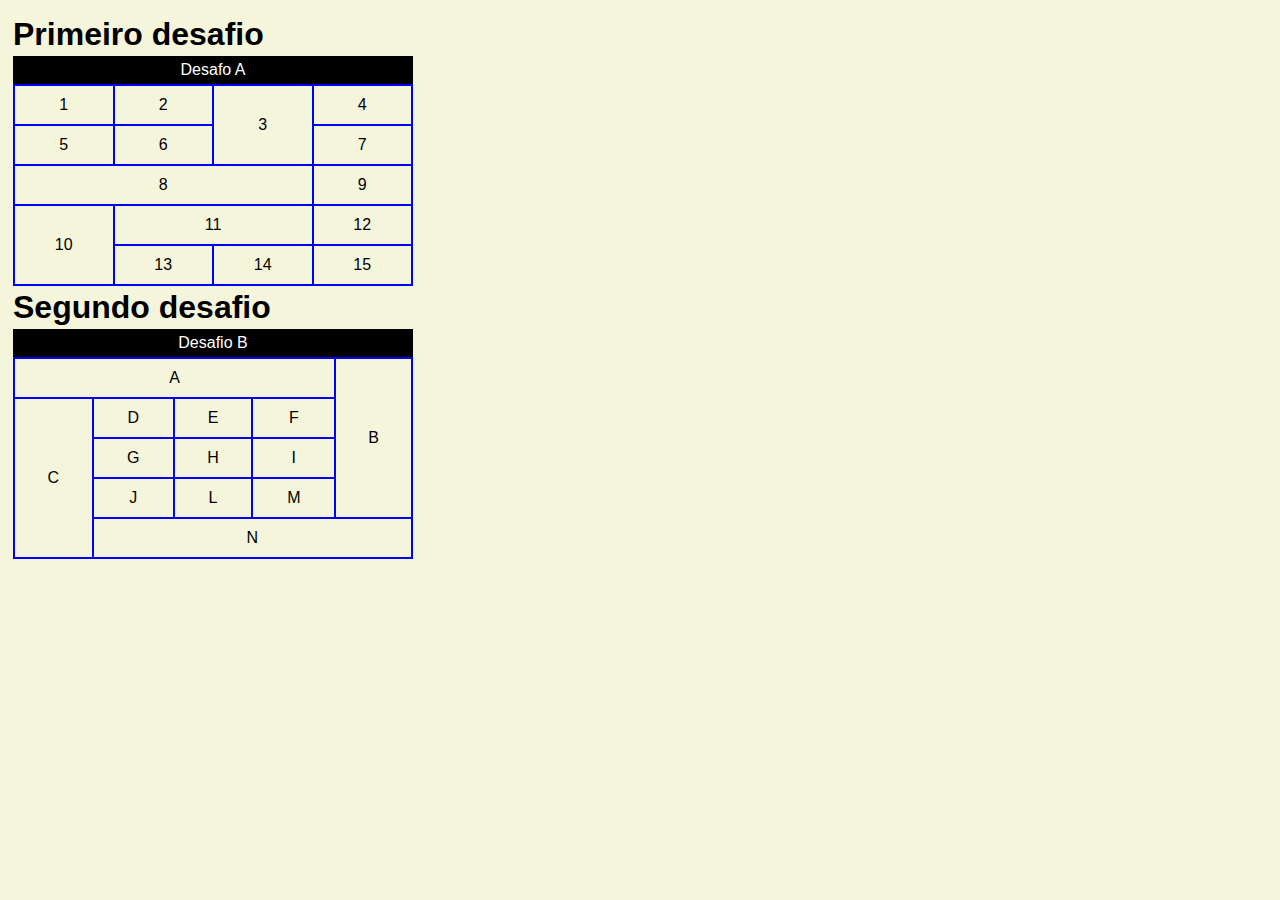
<file: desafio013/desafio013A.html>
<!DOCTYPE html>
<html lang="pt-br">
<head>
    <meta charset="UTF-8">
    <meta name="viewport" content="width=device-width, initial-scale=1.0">
    <title>Desafio 13</title>
    <style>

        body{            
            padding: 5PX;
            background-color: beige;
            font-family: Arial, Helvetica, sans-serif;
        }
        body > h1 {
            
            font-size: 2em;
            margin: 3px 0px;
        }
        table{
            border: 1px solid blue;
            width: 400px;
            border-collapse: collapse;
        }
        caption{
            color:white;
            background-color: black;
            padding: 5px;
        }
        td{
            font-family: Arial, Helvetica, sans-serif;
            border: 2px solid blue;
            text-align: center;
            vertical-align: middle;
            padding: 10px;
            
        }
    </style>
</head>
<body>
    <h1>Primeiro desafio</h1>
    <table>
        <caption>Desafo A </caption>
        <tr>
            <td>1</td>
            <td>2</td>
            <td rowspan="2">3</td>
            <td>4</td>
        </tr>
        <tr>
            <td>5</td>
            <td>6</td>
            <td>7</td>            
        </tr>
        <tr>
            <td colspan="3">8</td>            
            <td>9</td>
        </tr>
        <tr>
            <td rowspan="2">10</td>
            <td colspan="2">11</td>            
            <td>12</td>
        </tr><tr>
            
            <td>13</td>
            <td>14</td>
            <td>15</td>
        </tr>
    </table>
    <h1>Segundo desafio</h1>
    <table>
        <caption>Desafio B</caption>
        <tr>
            <td colspan="4">A</td>            
            <td rowspan="4">B</td>
        </tr>
        <tr>
            <td rowspan="4">C</td>
            <td>D</td>
            <td>E</td>
            <td>F</td>            
        </tr>
        <tr>           
            <td>G</td>
            <td>H</td>
            <td>I</td>            
        </tr>
        <tr>            
            <td>J</td>
            <td>L</td>
            <td>M</td>            
        </tr>
        <tr>            
            <td colspan="4">N</td>
            
        </tr>
        
    </table>
    
</body>
</html>
</file>
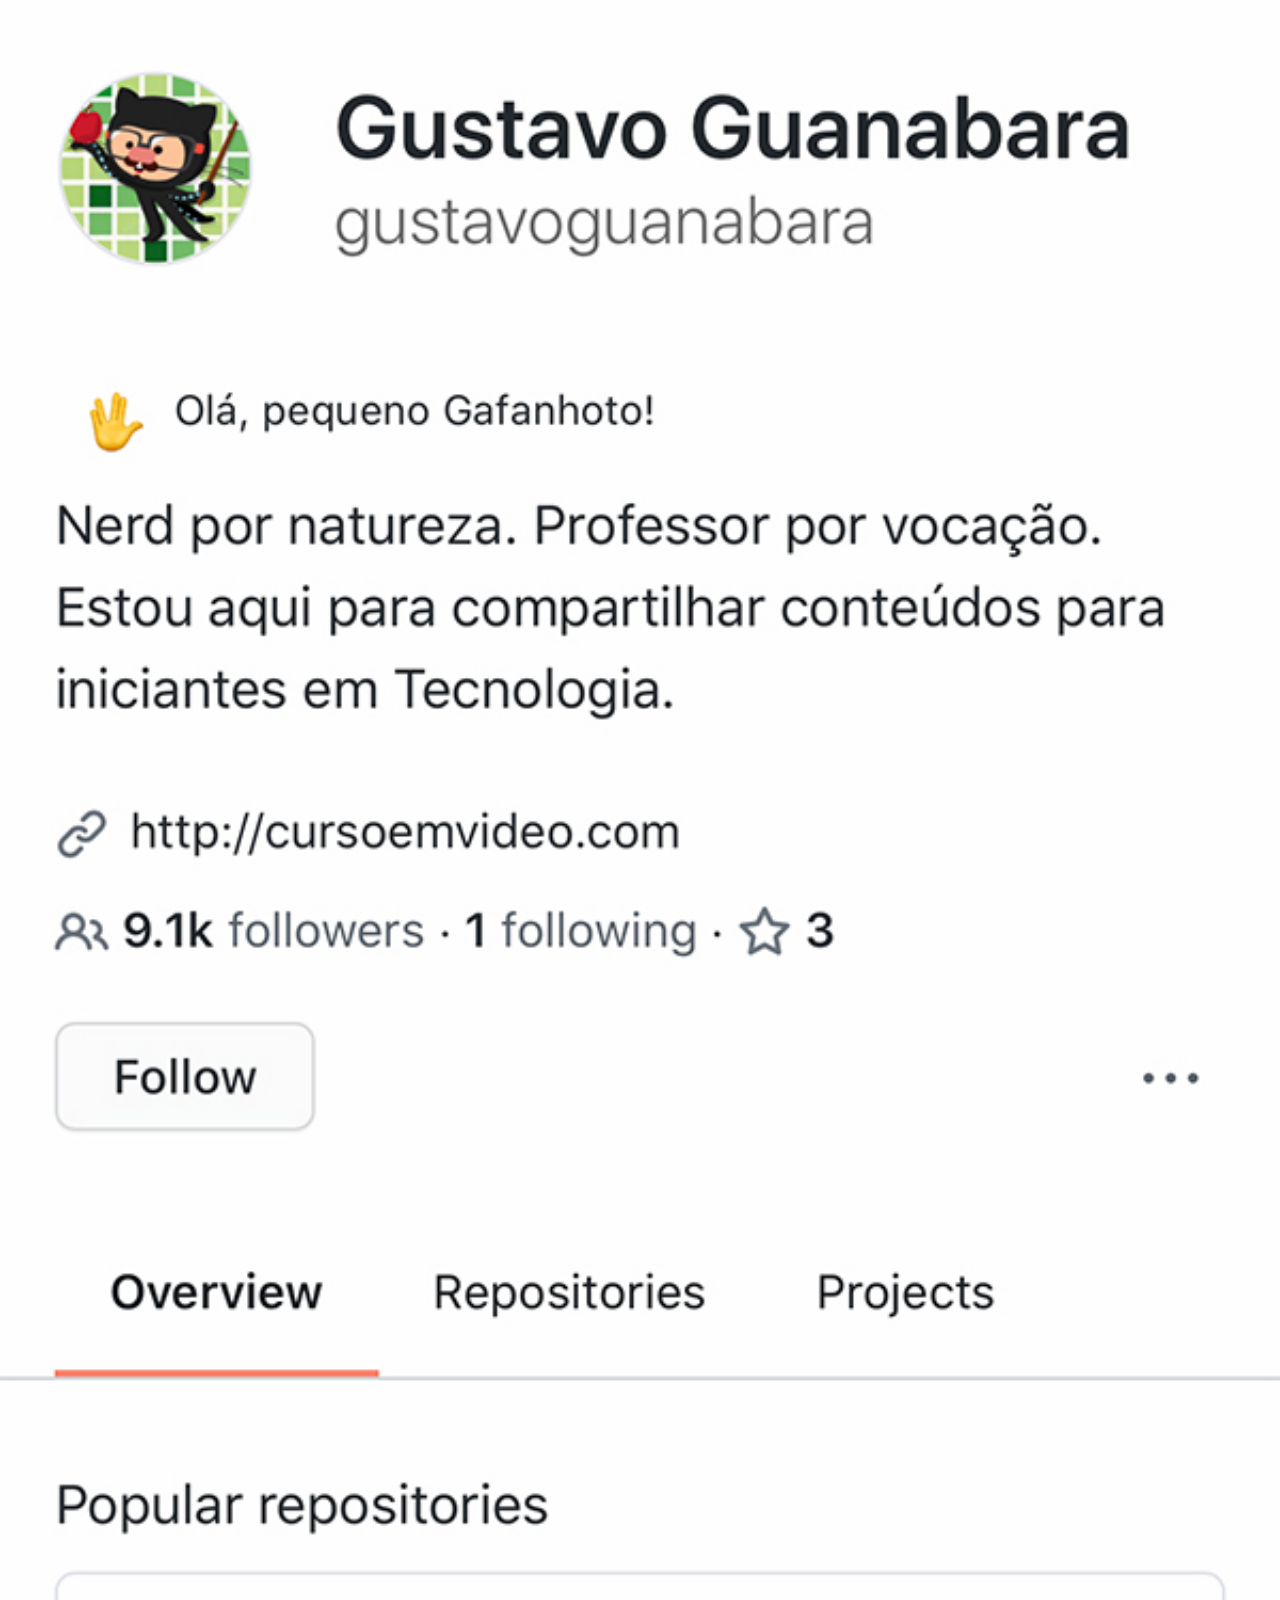
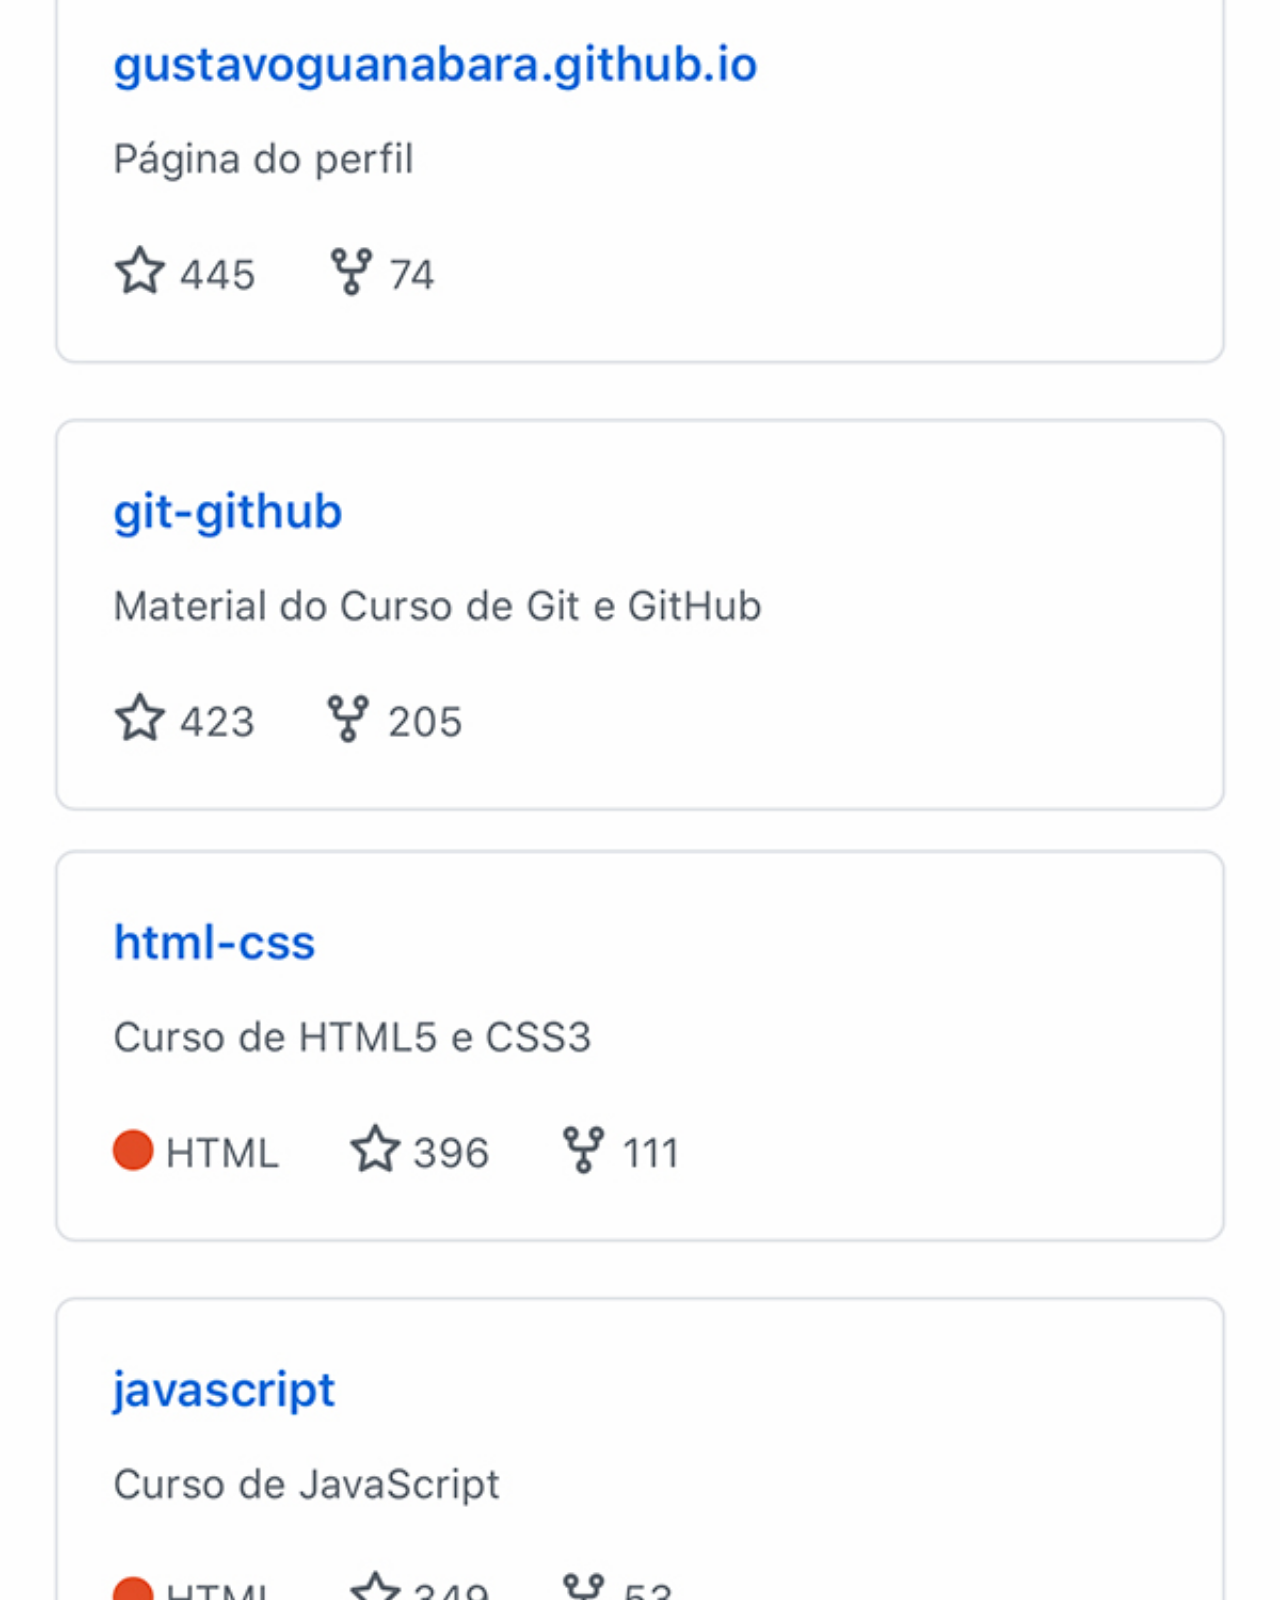
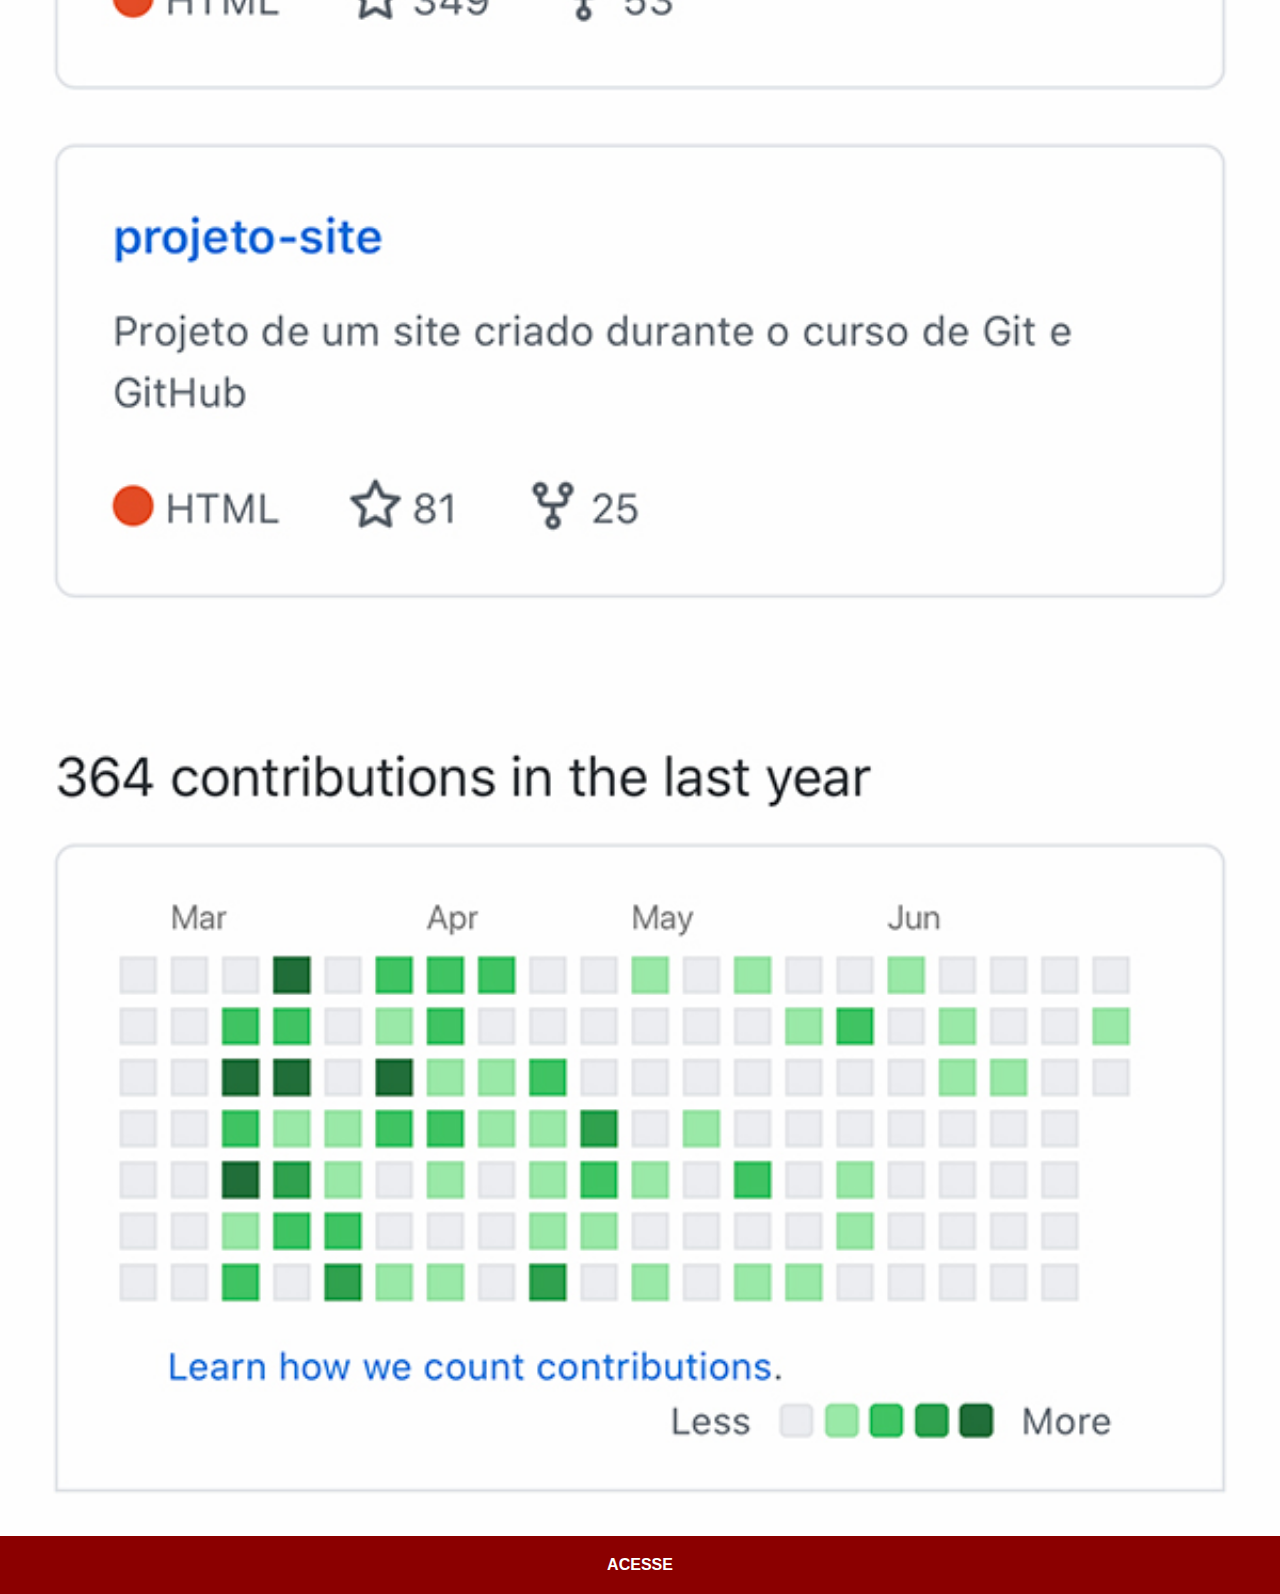
<file: desafio013/github.htm>
<!DOCTYPE html>
<html lang="pt-br">
<head>
    <meta charset="UTF-8">
    <meta name="viewport" content="width=device-width, initial-scale=1.0">
    <title>GitHub</title>
    <link rel="stylesheet" href="estilos/social.css">
</head>
<body>
    <img src="imagens/tela-github.jpg" alt="GitHub">
    <a href="https://github.com/designermauro" target="_blank">ACESSE</a>
    
</body>
</html>
</file>
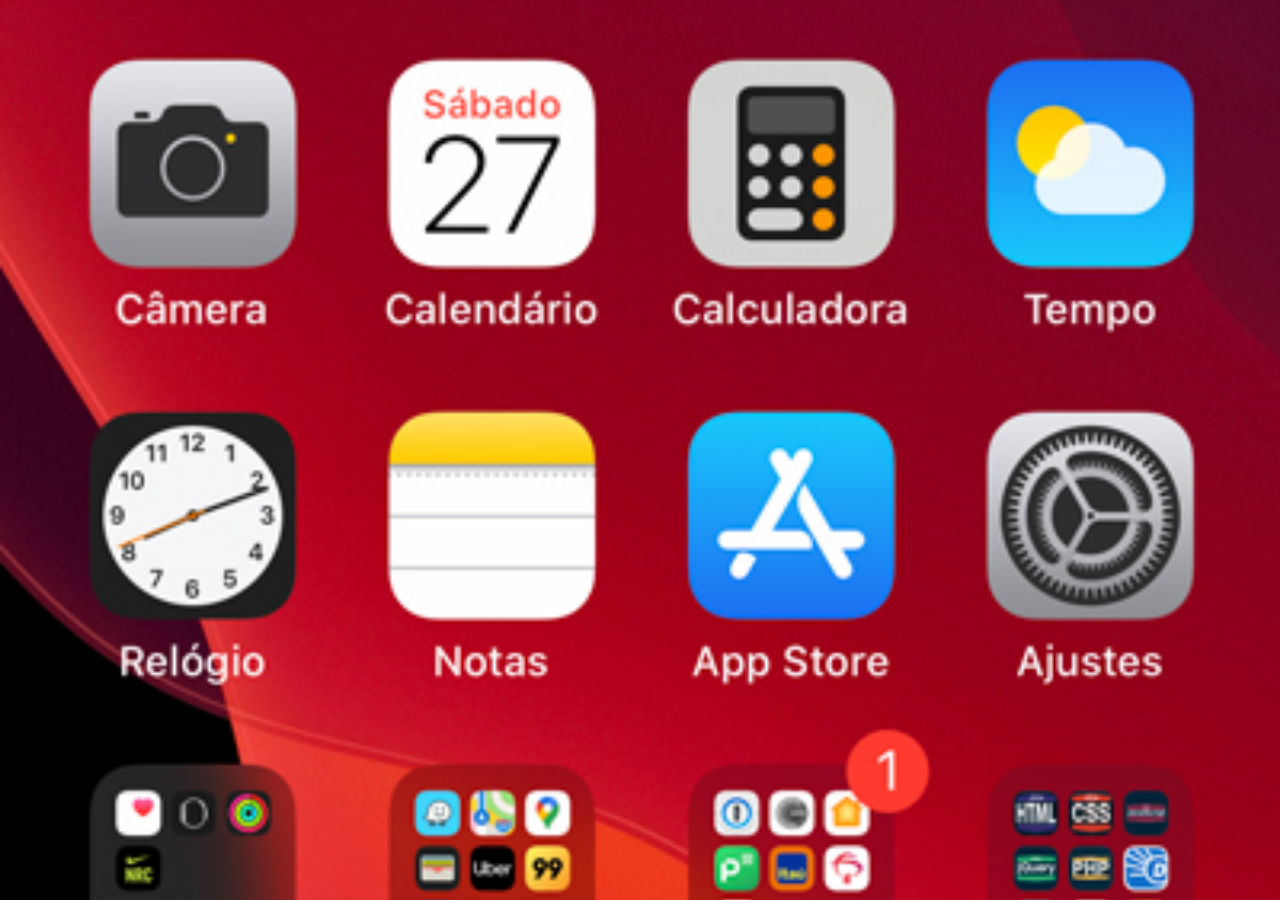
<file: desafio013/home.html>
<!DOCTYPE html>
<html lang="pt-br">
<head>
    <meta charset="UTF-8">
    <meta name="viewport" content="width=device-width, initial-scale=1.0">
    <title>Home</title>
</head>
<style>
    * {
        margin: 0px;
        padding: 0px;
    }
    body {
        width: 100vw;
        height: 100vh;
        background: black url("imagens/tela-home.jpg")no-repeat top center;
        background-size: cover;

    }

</style>
<body>
    
</body>
</html>
</file>
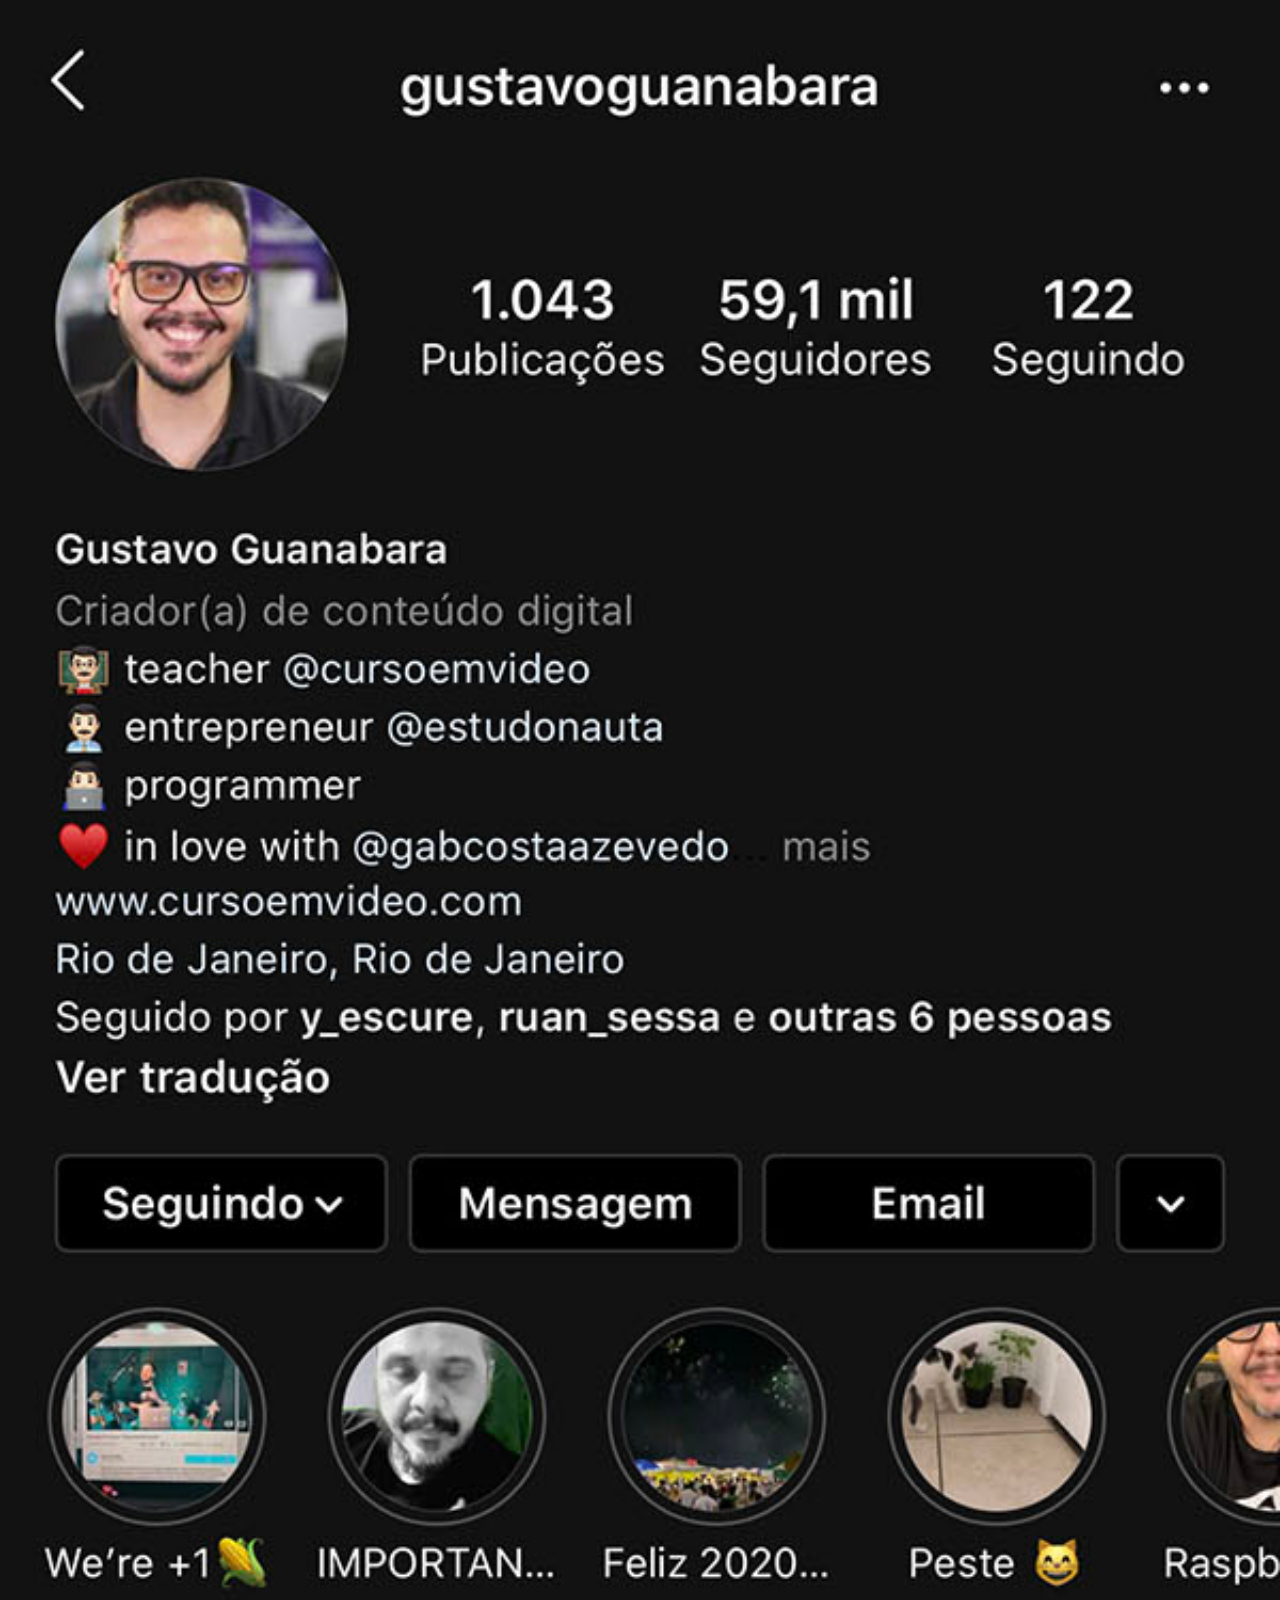
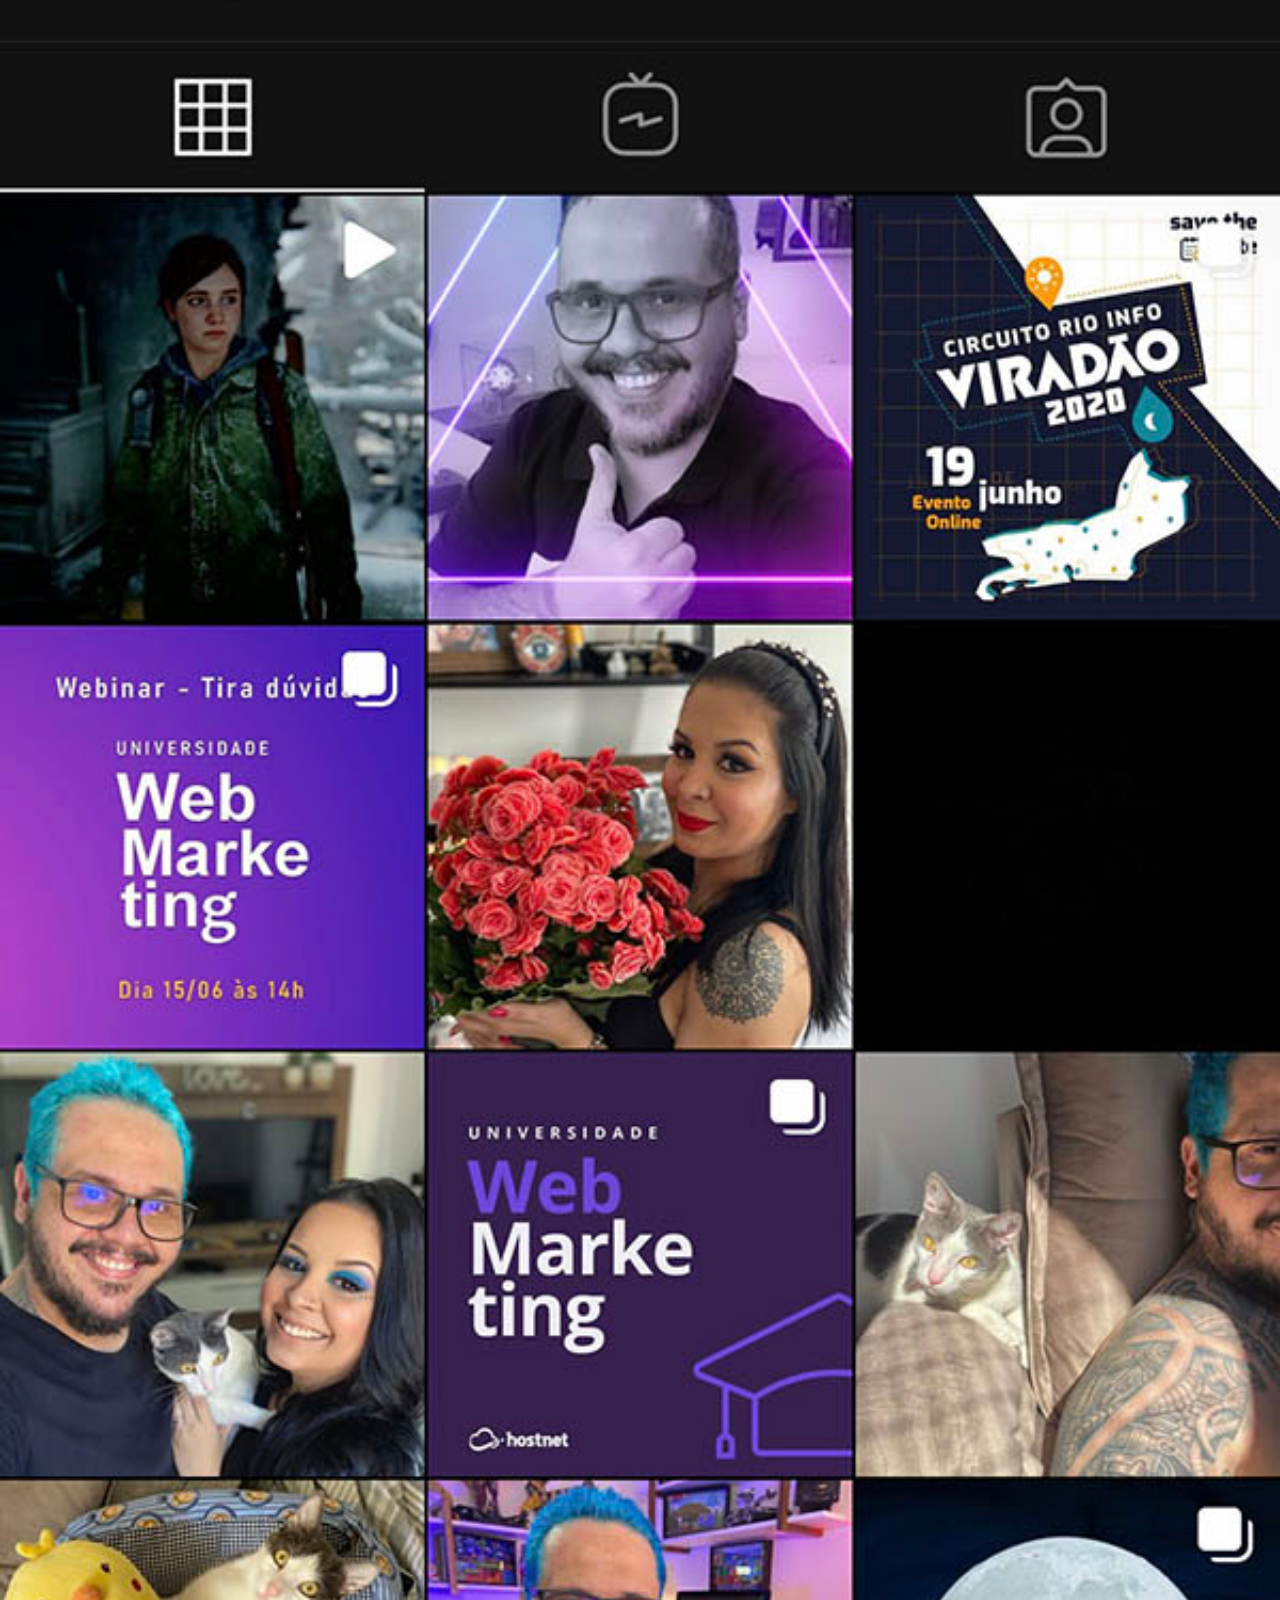
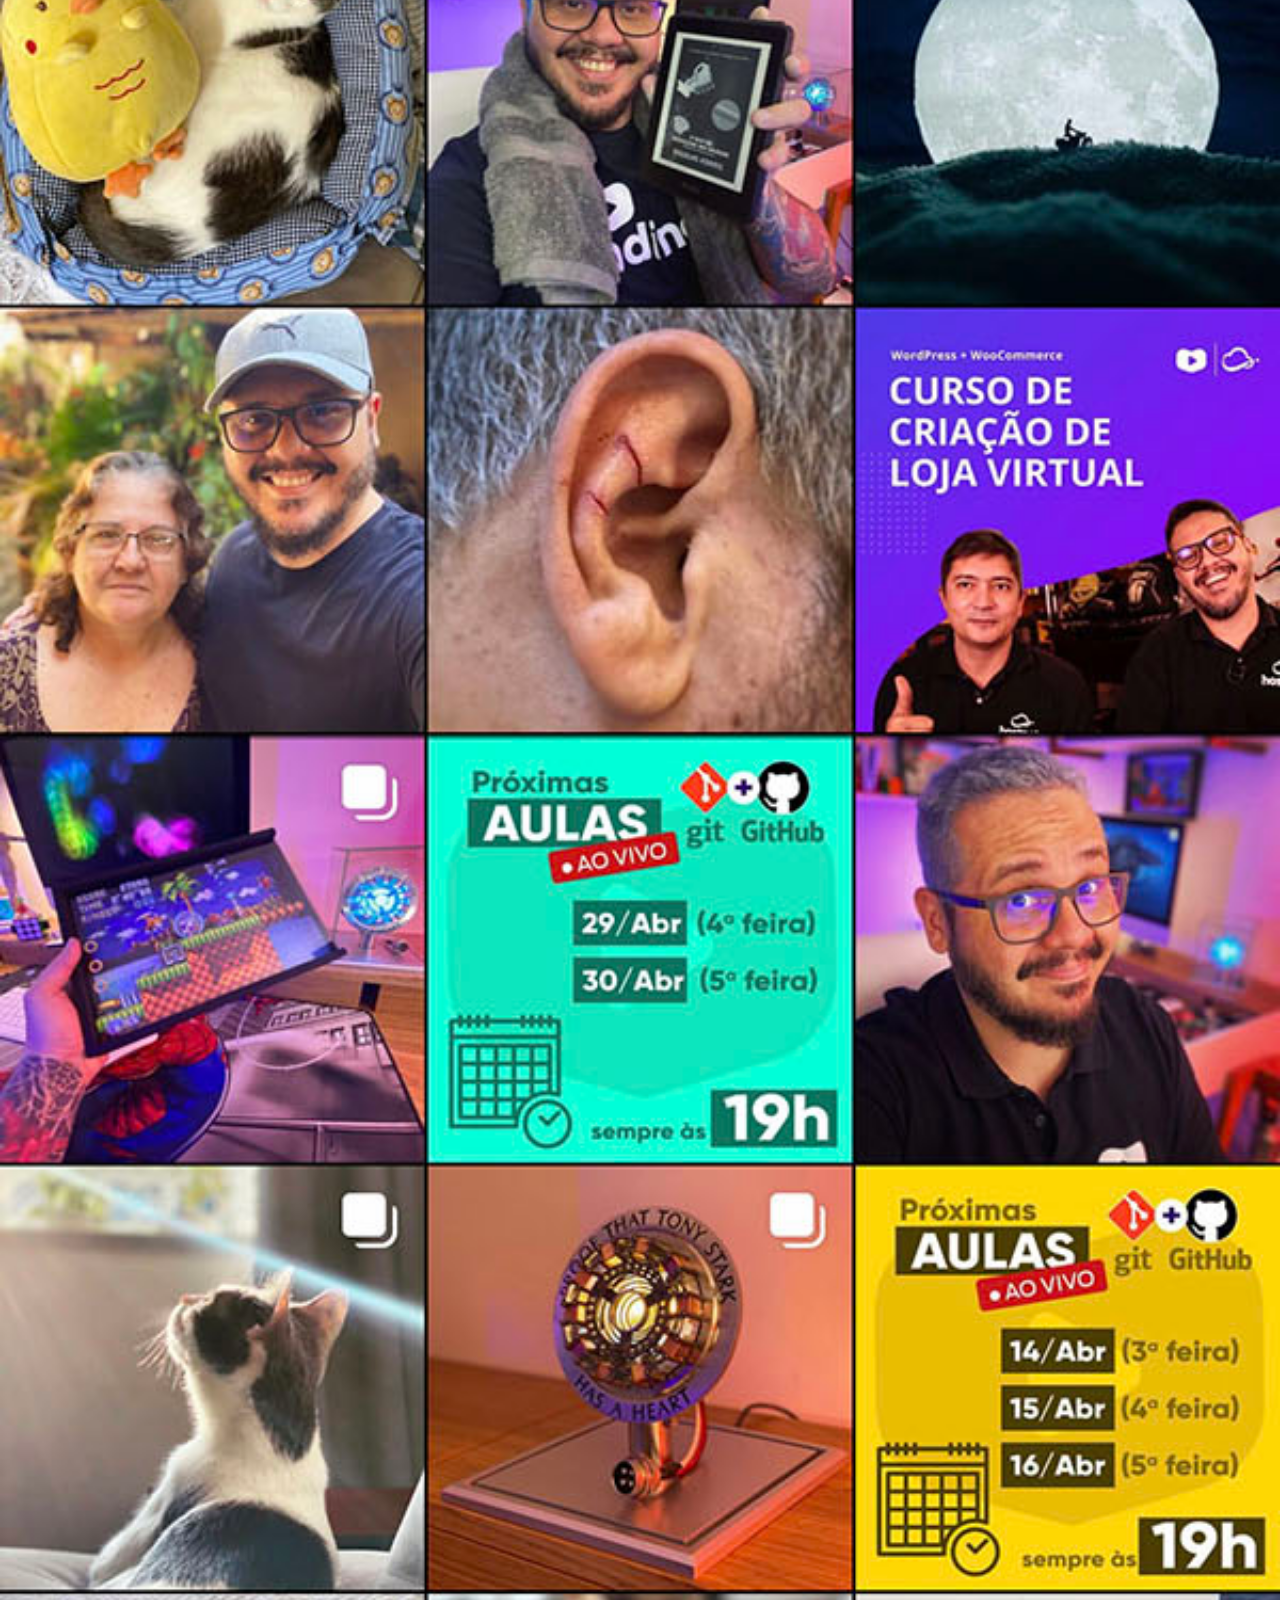
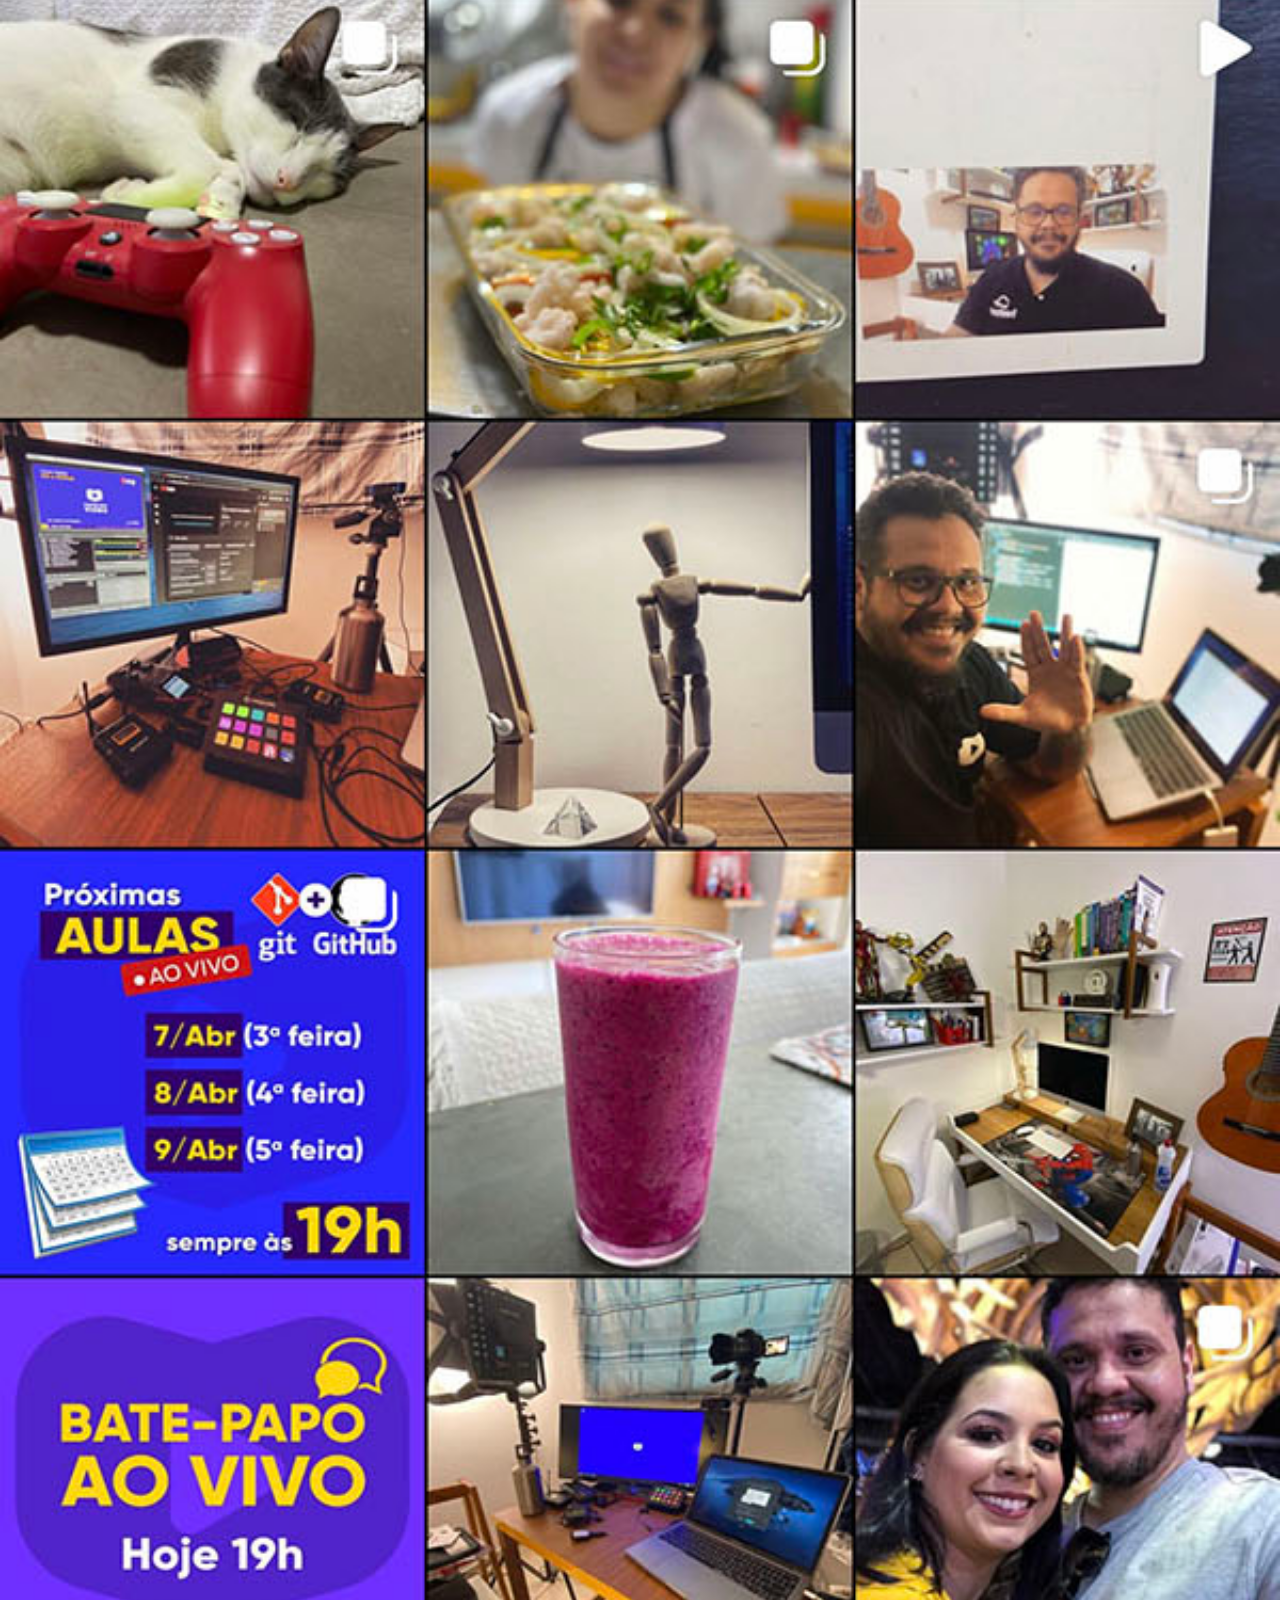
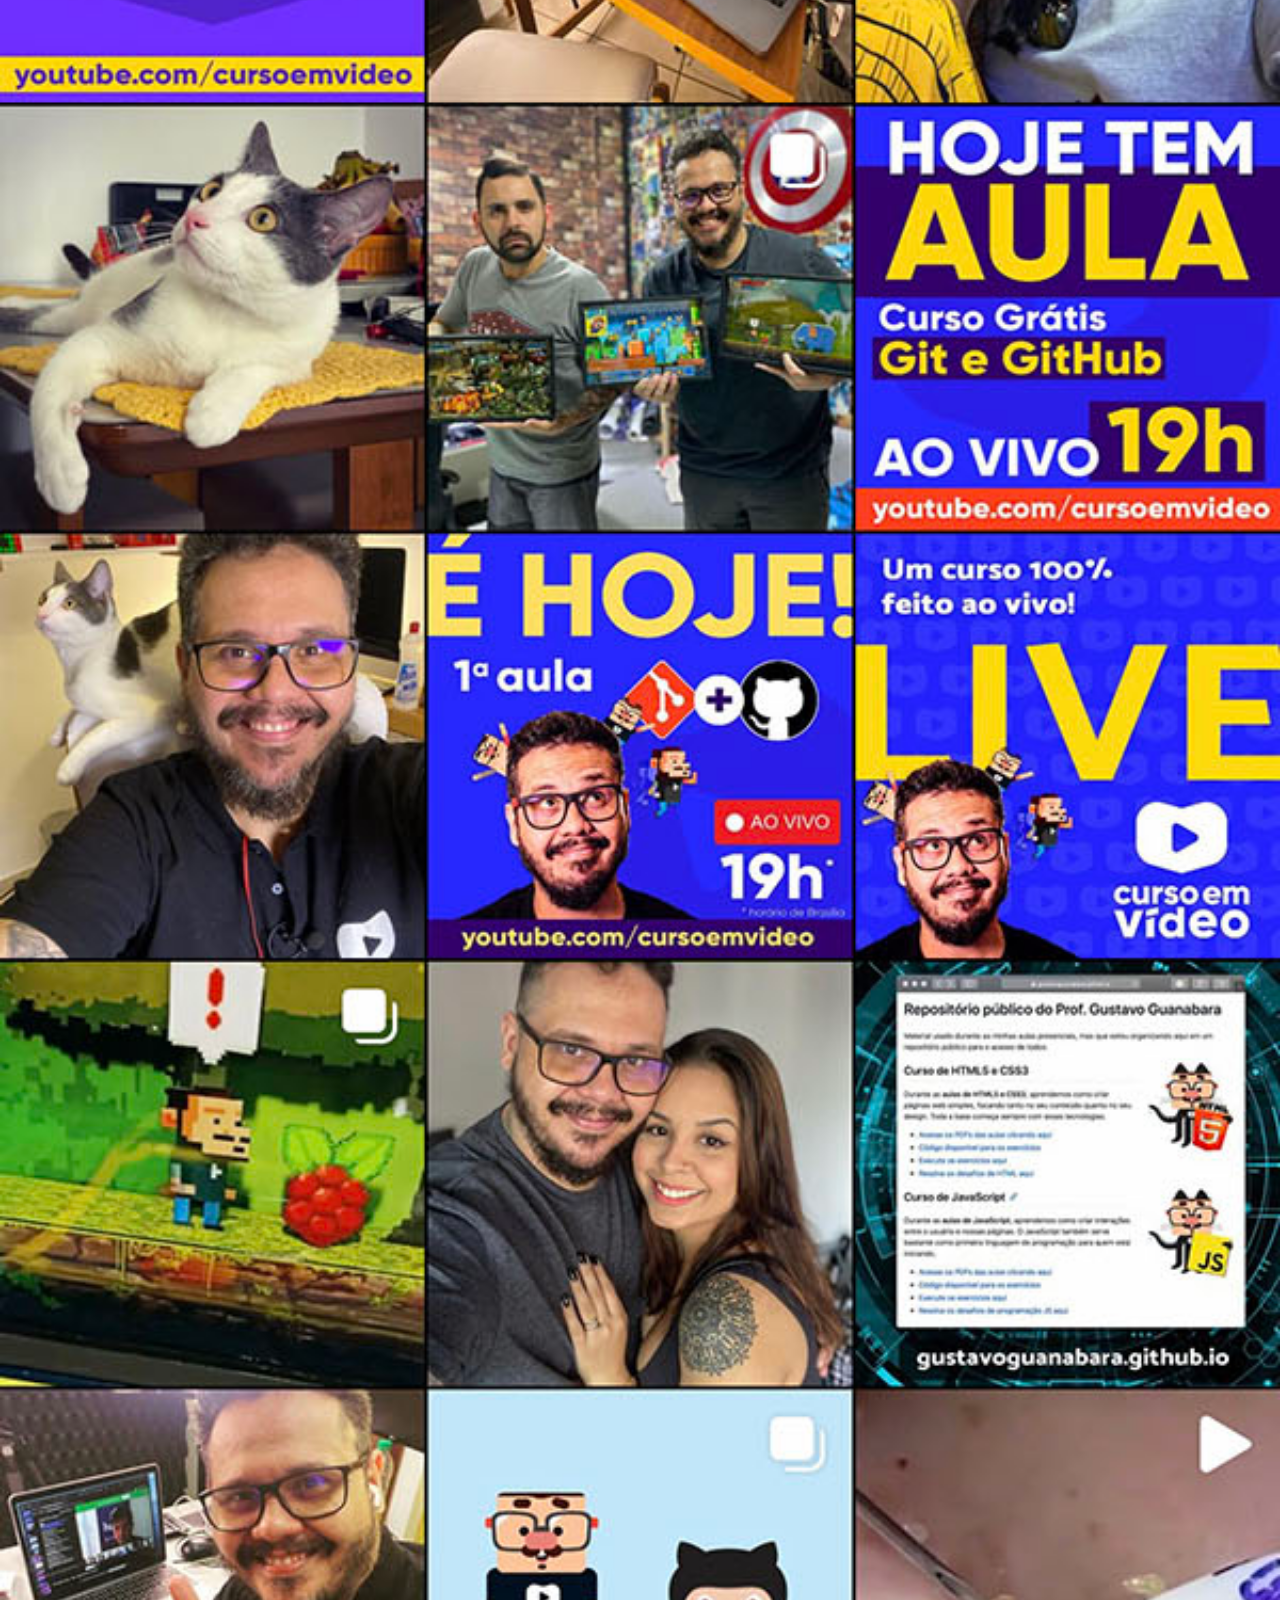
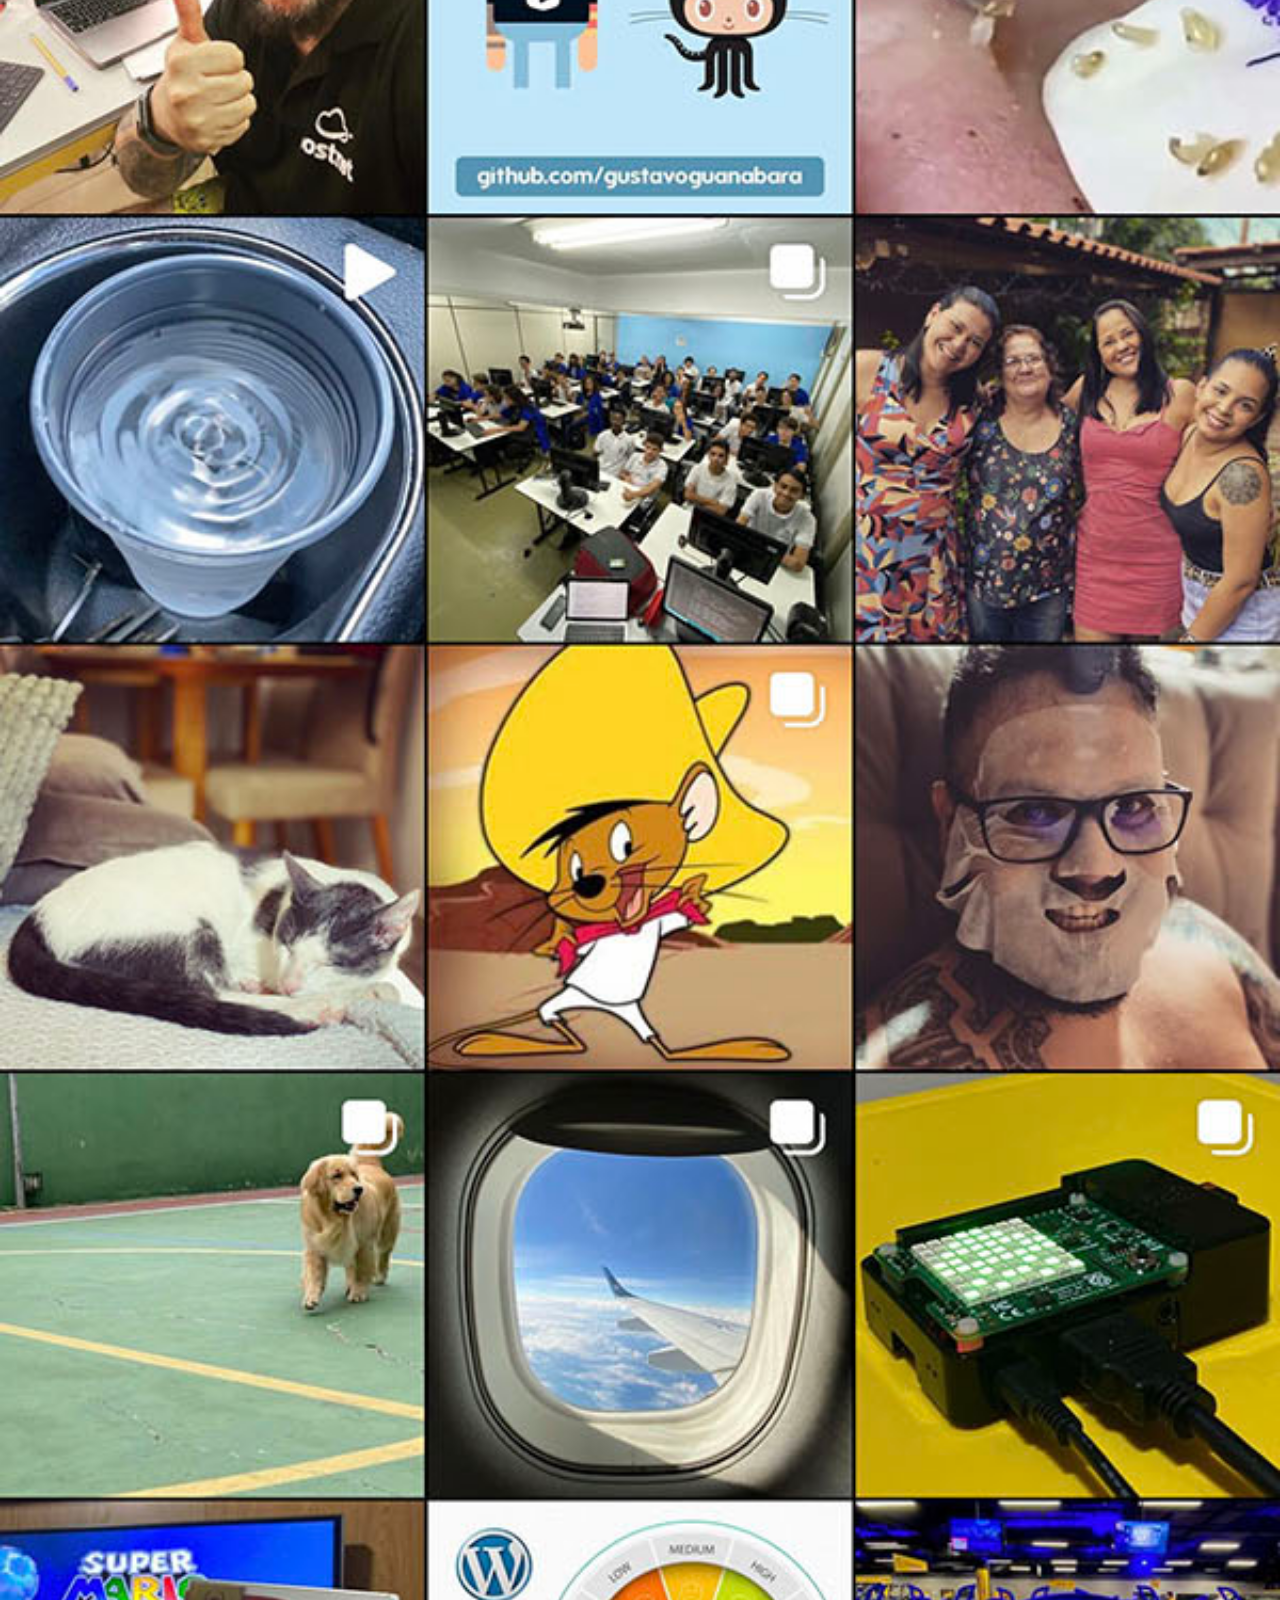
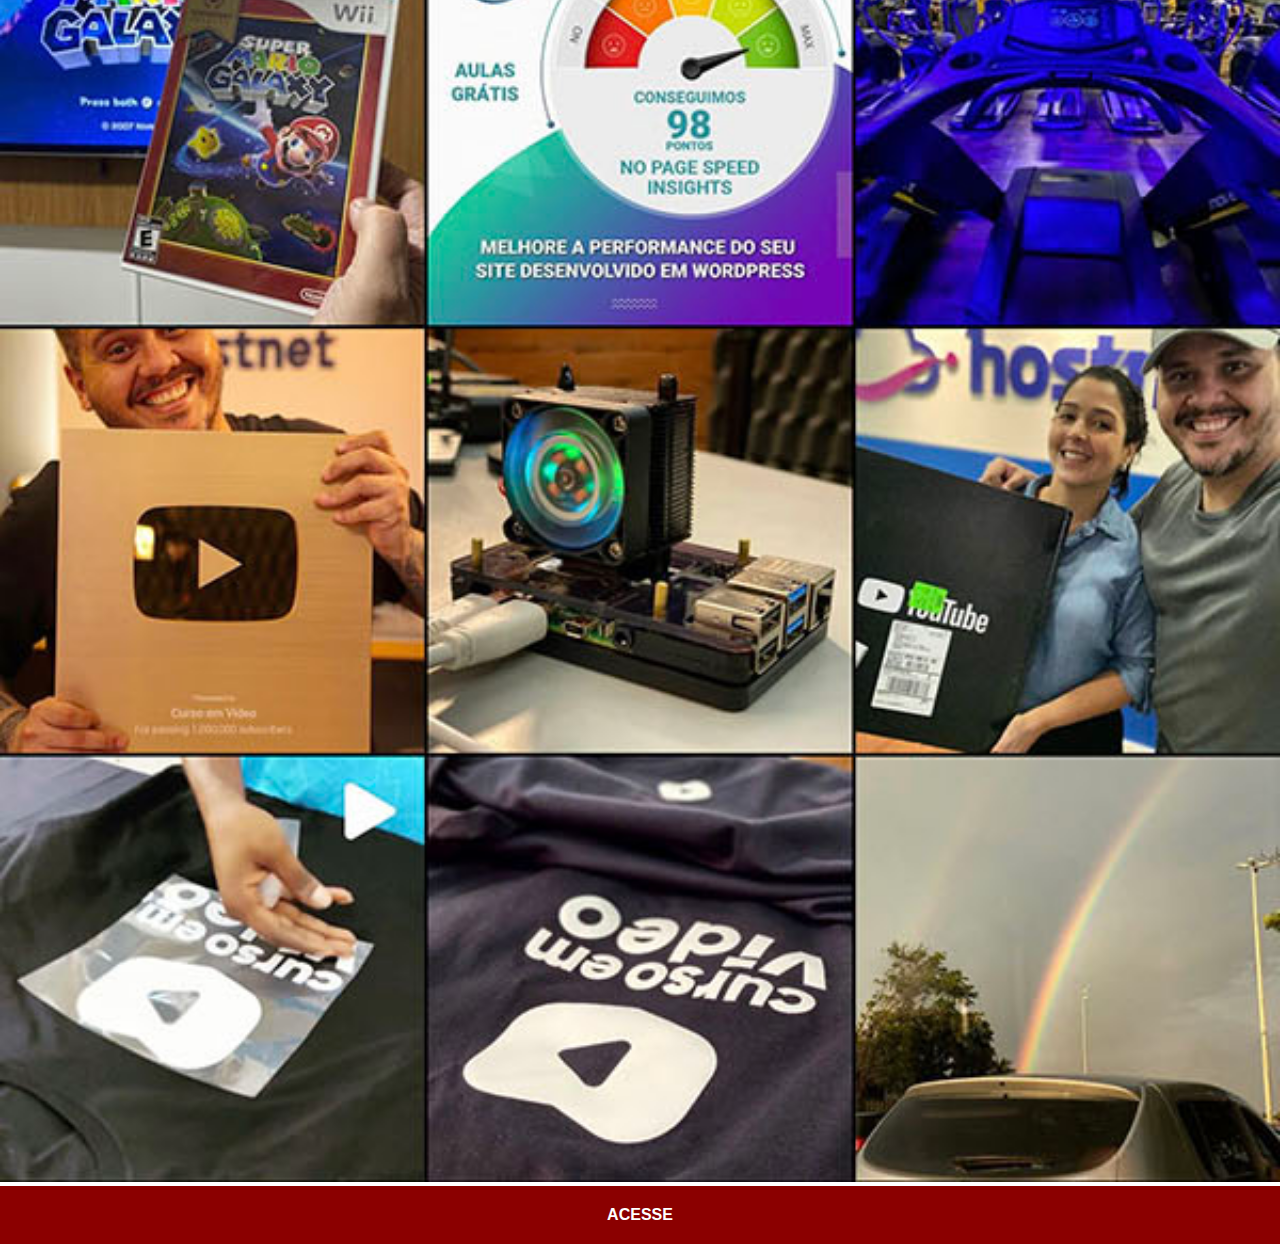
<file: desafio013/instagran.html>
<!DOCTYPE html>
<html lang="pt-br">
<head>
    <meta charset="UTF-8">
    <meta name="viewport" content="width=device-width, initial-scale=1.0">
    <title>Instagram</title>
    <link rel="stylesheet" href="estilos/social.css">
</head>
<body>
    <img src="imagens/tela-instagram.jpg" alt="Instagram">
    <a href="https://www.instagram.com/designermauro" target="_blank">ACESSE</a>    
</body>
</html>
</file>
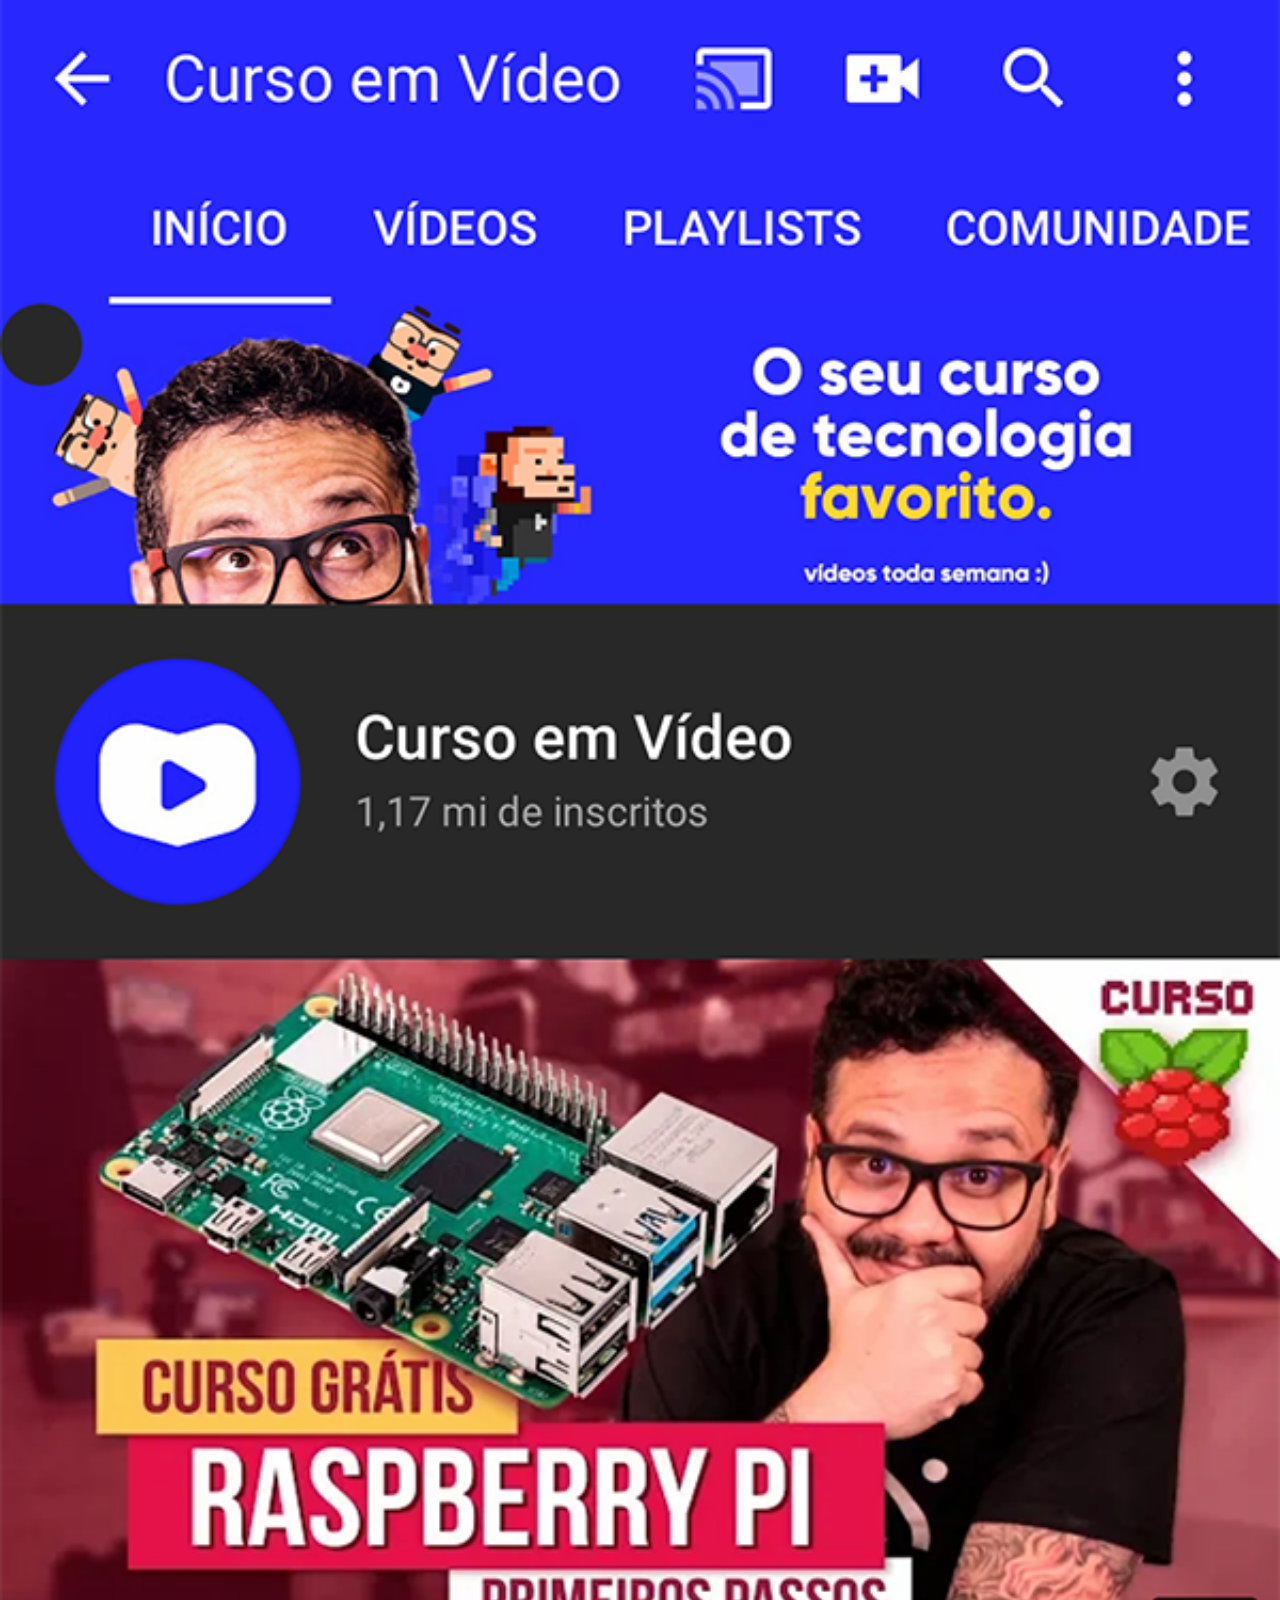
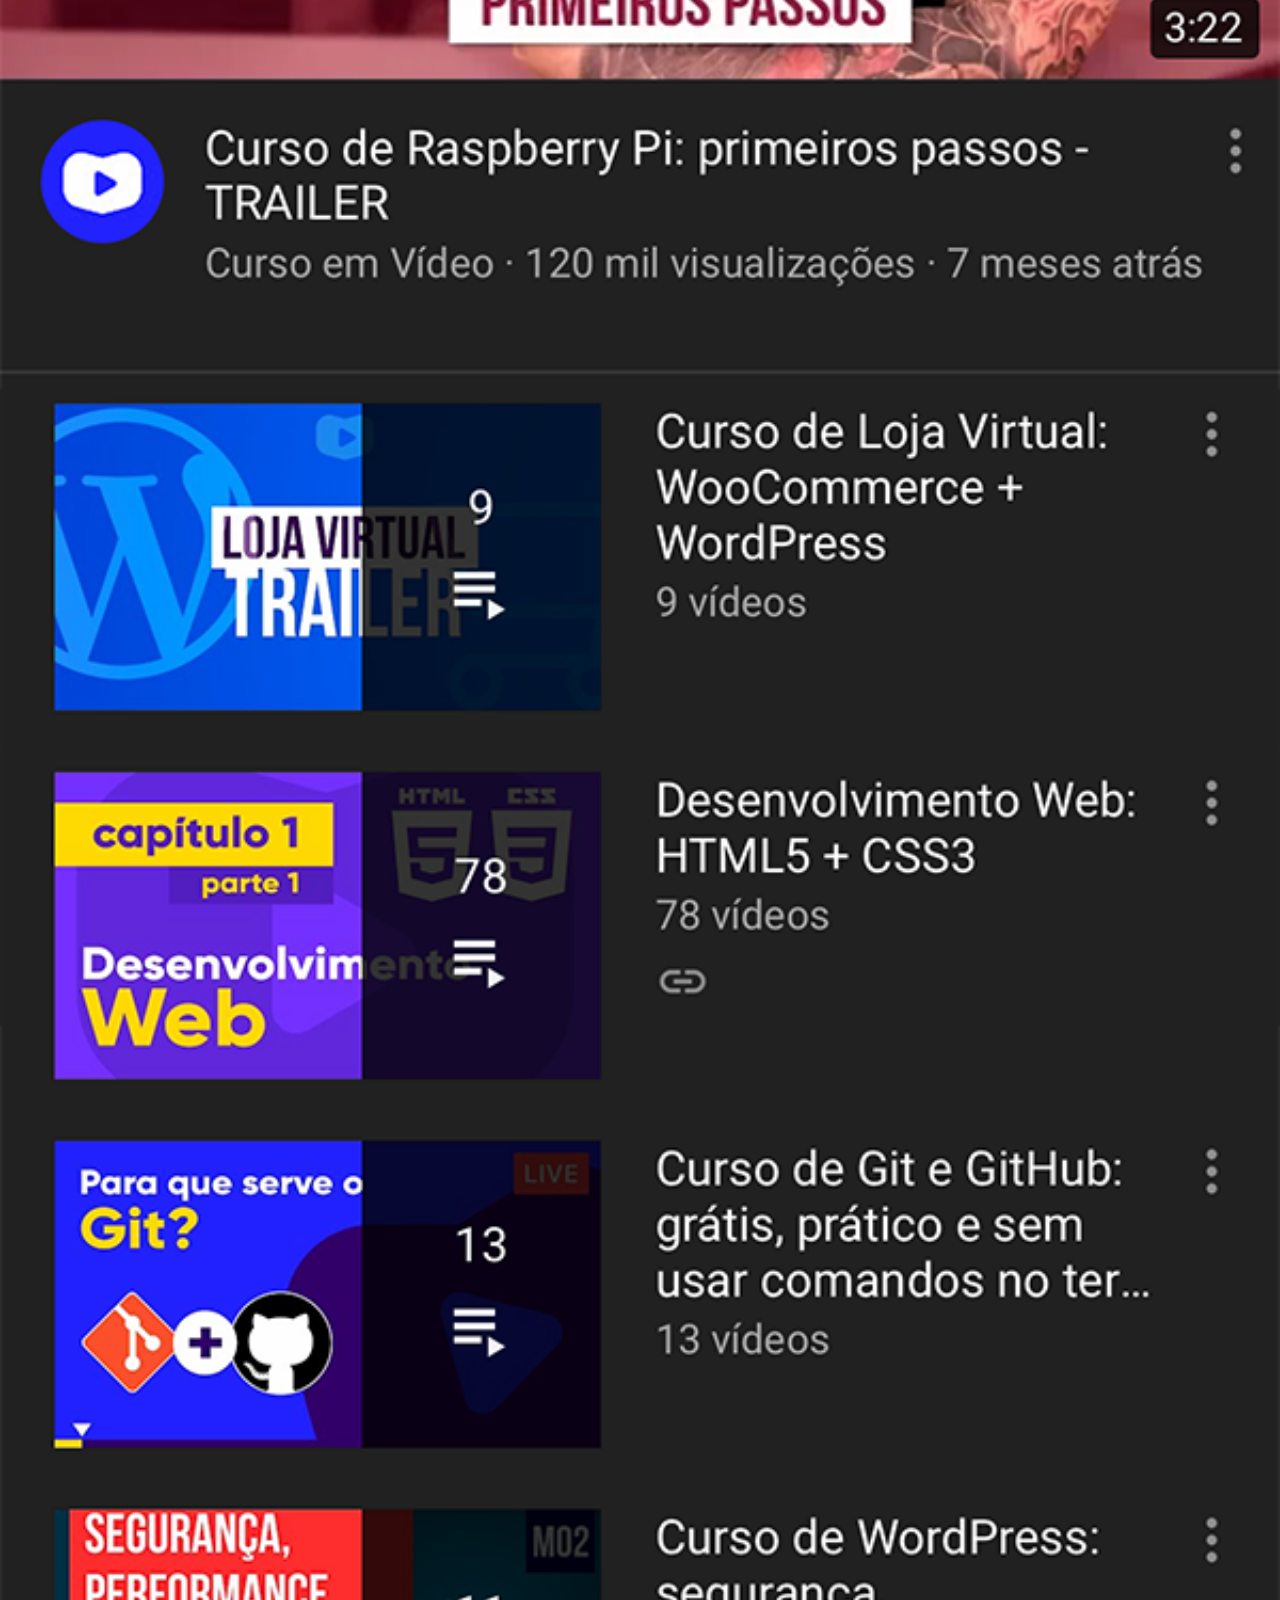
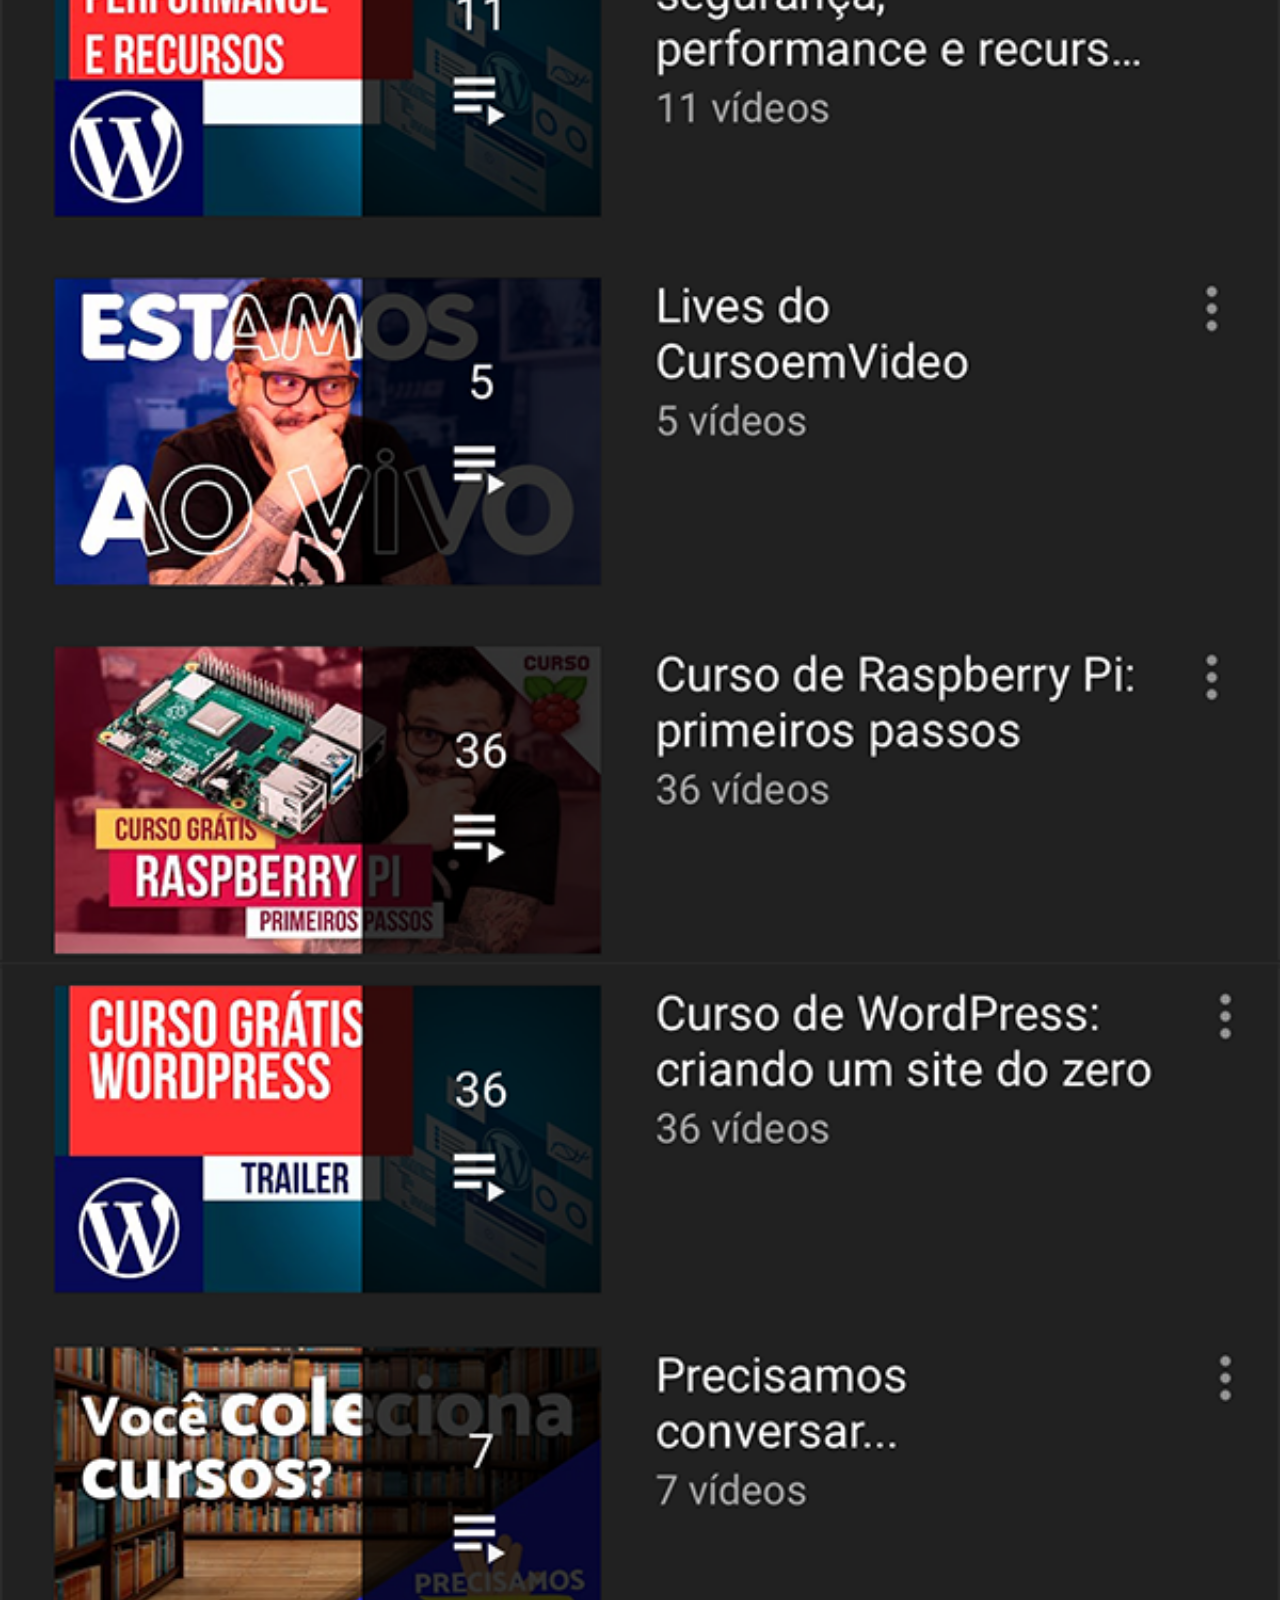
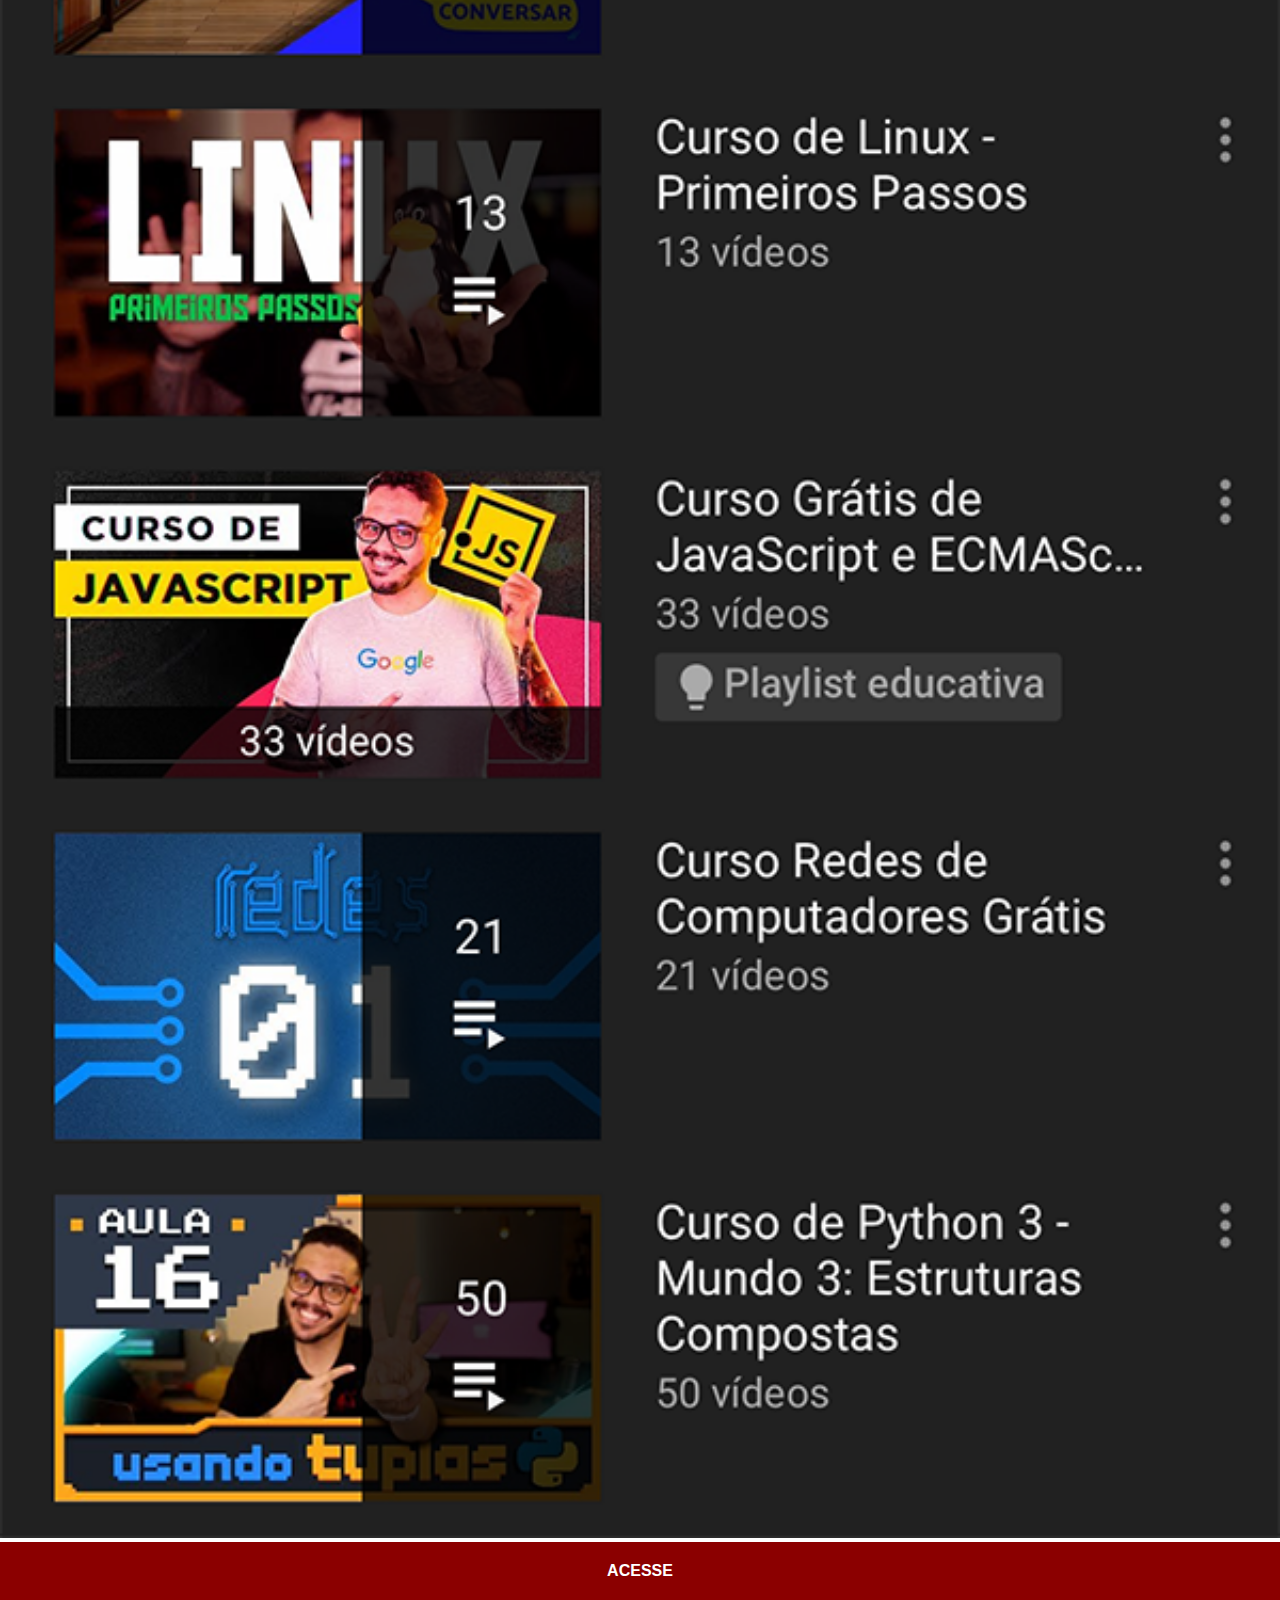
<file: desafio013/youtube.html>
<!DOCTYPE html>
<html lang="pt-br">
<head>
    <meta charset="UTF-8">
    <meta name="viewport" content="width=device-width, initial-scale=1.0">
    <title>YouTube</title>
    <link rel="stylesheet" href="estilos/social.css">
</head>
<body>
    <img src="imagens/tela-youtube.png" alt="YouTube">
    <a href="https://www.youtube.com/c/CursoemV%C3%ADdeo/playlists" target="_blank">ACESSE</a>
    
</body>
</html>
</file>
<file: desafio010/estilos/style.css>
main{
    background-color: white;
    width: 500px;
    margin: auto;
    padding: 10px;
    box-shadow: 3px 3px 5px rgba(0, 0, 0, 0.473);
}
*{
    font-family: Arial, Helvetica, sans-serif;
    font-size: 16px;
}
body{
    background-color: rgb(154, 187, 231);
}
h1{
    font-size: 1cm;
    color: rgb(58, 0, 112);
}
h2{
    font-size: 0.5cm;
    color: rgb(58, 0, 112);
}
img.lado{
    float: right;
}
a{
    text-decoration: none;
    font-size: 0.5cm;
    color: rgb(58, 0, 112);
}
a:hover{
    text-decoration: underline;
    color: rgb(26, 26, 255);
}
</file>
<file: desafio011/estilo/style.css>
@charset "UTF-8";

@import url('https://fonts.googleapis.com/css2?family=Bebas+Neue&display=swap');

@font-face {
    font-family: 'Android';
    src: url('../fontes/idroid.otf') format('opentype');
    font-weight: normal;
}
:root{
    --cor0:#ebe5c5;
    --cor1:#83e1ad;
    --cor2:#3ddc84;
    --cor3:#2fa866;
    --cor4:#1a5c37;
    --cor5:#063d1e;

    --fonte-padrao: Arial, Verdana, Helvetica, sans-serif;
    --fonte-destaque: "Bebas Neue", cursive;        
    --fonte-android: 'Android', cursive;

}
*{
    margin: 0px;
    padding: 0px;
}

body{
    background-color:var(--cor0);
    font-family: var(--fonte-padrao);
}

a.externo::after{
    content: '\00a0\1f517';
}

header{
    background-image: linear-gradient(to bottom,var(--cor3),var(--cor5));
    min-height: 150px;
    text-align: center;
    padding-top: 40px;
}

header > h1{
    color: white;
    font-family: var(--fonte-destaque);
    font-size: 3em;
    font-weight: normal;
    margin-bottom: 20px;
    text-shadow: 2px 2px 0px rgba(0, 0, 0, 0.267);    
}

header > p{
    font-family: var(--fonte-padrao);
    font-size: 1.2em;
    color: white;
    max-width: 500px;
    padding-left: 10px;
    padding-right: 10px;
    margin: auto;    
    text-shadow: 2px 2px 0px rgba(0, 0, 0, 0.267);
}

nav{    
    background-color: var(--cor5);
    padding: 10px;        
    box-shadow: 0px 7px 7px rgba(0, 0, 0, 0.315);
    text-align: center; 
}

nav > a {
    color: var(--cor1);
    padding: 10px;
    border-radius: 5px;      
    text-decoration: none;    
    font-weight: bold;    
    transition-duration: .5s;    
}

nav > a:hover { 
    background-color: var(--cor3);
    color: var(--cor5);    
}
nav > a:active {
    color: chartreuse;
}

main{
    min-width: 300px;
    max-width: 800px;
    margin: auto;
    margin-bottom: 10px;
    padding: 20px;
    background-color: white;
    box-shadow: 0px 0px 10px rgba(0, 0, 0, 0.747);    
    border-bottom-left-radius: 10px ;
    border-bottom-right-radius: 10px ;

    /*pode ser assim também
    border-radius: 0px 0px 10px 10px;    
    */
}

main h1{
    color: var(--cor5);
    font-family: var(--fonte-android);
    font-weight: normal;
    font-size: 1.8em;
}
main h2{
    font-family: var(--fonte-android);
    color: var(--cor4);
    font-size: 1.3em;
    font-weight: normal;
    background-image: linear-gradient(to right, var(--cor1),transparent);
    text-indent: 8px;
}

main p{
    margin: 15px 0px;
    text-align: justify;
    text-indent: 30px;
    font-size: 1em;
    line-height: 2em;
}
main strong {
    color: var(--cor5);
    font-weight: bold;
}
main a{
    text-decoration: none;
    font-weight: bold;
    color: var(--cor5);
    background-color: var(--cor1);
    padding: 2px 6px;
}
main img.pequena{
    max-width: 350px;
    display: block;
    margin: auto;
}

main a:hover {
    text-decoration: underline;
    color: var(--cor4);
    font-size: 0.8px;
    padding: 5px;
}

div.video{
    background-color: var(--cor5);
    margin: 0px -20px 30px -20px;
    padding: 20px;
    padding-bottom: 56.5%;
    position: relative;
}

div.video > iframe{
    position: absolute;
    top: 5%;
    left: 5%;
    width: 90%;
    height: 90%;

}

aside {
    background-color: var(--cor1);
    padding: 10px;
    border-radius: 10px;
    box-shadow: 3px 3px 8px rgba(0, 0, 0, 0.281);

}

aside > ul {
    list-style-type: '\2714\00a0\00a0';
    list-style-position: inside;
    columns: 2;    
}

aside > h3 {
    background-color: var(--cor4);
    color: white;
    padding: 10px;
    margin: -10px -10px 0px -10px;
    border-radius:  10px 10px 0px 0px;
}

footer{
    padding: 5px;
    background-color: var(--cor5);
    color: white;
    text-align: center;
}

footer  a {
    color: white;
    font-weight: bolder;
    text-decoration: none;
}

footer a:hover {
    text-decoration: underline;
    color: var(--cor1);
    
}
div.voltar > a{

    padding: 20px;    
    font-family: Verdana, Geneva, Tahoma, sans-serif;
    font-size: 1.5em;
    font-weight: bolder;
    text-decoration:none;
    text-align: center;    
    position: absolute;
    width: 100%;
    color: black;    
} 
div.voltar:hover > a{
    color: green;    
}
</file>
<file: desafio012/estilo/style.css>
@charset "UTF-8";

@import url('https://fonts.googleapis.com/css2?family=Passion+One:wght@400;700;900&display=swap');

@import url('https://fonts.googleapis.com/css2?family=Sriracha&display=swap');


:root {
    --fonte1: Verdana, Geneva, Tahoma, sans-serif;

    --fonte2: "Passion One", sans-serif;
    
    --fonte3: "Sriracha", cursive;

* {
    margin: 0px;
    padding: 0px;
    }

html, body {
    min-height: 100vh;
    background-color: darkgray;
    font-family: var(--fonte1);
}
header {
    background-color: black;
    color: white;
    text-align: center;
}
header > h1 {
    padding-top: 50px;
    font-variant: small-caps;
    font-family: var(--fonte2);
    font-size: 10vw;
}
header > p {
    padding-bottom: 50px;
}
header a, a {
    color: white;
    text-decoration: none;
    font-weight: bold;    
}
header a:hover, footer a:hover {
    text-decoration: underline;
}
section {
    padding-top: 10vh;
    padding-bottom: 10vh;
    line-height: 2em;
    padding-left: 30px;
    font-family: var(--fonte3);
    font-size: 3.5vw;
}
section > p {
    padding-bottom: 2em;
}

section.normal {
    background-color: white;
    color: black;
}
section.imagem {
    background-color: rgb(51, 51, 51);
    color: white;
    box-shadow: inset 6px 6px  13px rgba(0, 0, 0, 0.733);
    background-size: cover;
    background-attachment: fixed;
}
section.imagem > p {
    display: inline-block;
    padding: 5px;
    background-color: rgba(0, 0, 0, 0.514);
    text-shadow: 2px 1px 0px black;
}
section#img01 {
    background-image: url(../imagens/background001.jpg);
    background-position: right center;
    
}
section#img02 {
    background-image: url(../imagens/background002.jpg); 
    background-position: right center;
    
}
footer {
    background-color: black;
    color: white;
    text-align: center;
    padding: 10px;
    font-size: 2.5vw;
}
a.voltar{
    font-family: Arial, Helvetica, sans-serif;
    font-size: 1.5em;
    color: black;
    padding: 10px;
    margin: 3px;
}
div.voltar > a{

    padding: 20px;    
    font-family: Verdana, Geneva, Tahoma, sans-serif;
    font-size: 1.5em;
    font-weight: bolder;
    text-decoration:none;
    text-align: center;    
    position: absolute;
    width: 100%;
    color: black;    
} 
div.voltar:hover > a{
    color: green;    
}
</file>
<file: desafio013/estilos/style.css>
@charset "UTF-8";

*{
    margin: 0px;
    padding: 0px;
    font-family: Arial, Helvetica, sans-serif;
}
html, body {
    height: 100vh;
    width: 100vw;
    background-color: black;
}
body {
    background: url("../imagens/fundo-madeira.jpg")no-repeat;
    background-size: cover;
    background-attachment: fixed;
}
main {
    position: relative;
    height: 100vh;    
    
}
section#telefone {
    position: absolute;
    height: 627px;
    width: 311px;

    transform: translate(-50%, -50%);

    top: 50%;
    left: 50%;
    
    background: url('../imagens/frame-iphone.png')no-repeat;
}
a.voltar{
    font-family: Arial, Helvetica, sans-serif;
    font-size: 1.5em;
    color: white;
    padding: 10px;
    margin: 3px;
}
iframe#tela {
    position: relative;
    top: 80px;
    left: 22px;
    width: 264px;
    height: 467px;
}
section#redes-sociais{
    text-align: right;
}
section#redes-sociais img{
    width: 50px;
    margin: 10px;
    border-radius: 50%;
    box-shadow: 2px 2px 5px rgb(0, 0, 0, 0.400);
    box-sizing: border-box;
}
section#redes-sociais img:hover{
    border: 2px solid rgba(255, 255, 255, 0.6);
    transform: translate(-3px, -3px);
    box-shadow: 5px 5px 10px rgb(0, 0, 0, 0.600);
    transition: transform .4s,  border .7s;
}
</file>
<file: desafio013/estilos/social.css>
@charset "UTF-8";

*{
    margin: 0px;
    padding: 0px;
    font-family: Arial, Helvetica, sans-serif;
}
::-webkit-scrollbar{
    width: 0px;
    height: 0px;
}

img{
    width: 100vw;
}

a{
    display: block;
    background-color: darkred;
    padding: 20px;
    text-align: center;
    font-weight: bolder;
    text-decoration: none;
    color: white;
}

a:hover{
    background-color: red;
}
</file>
